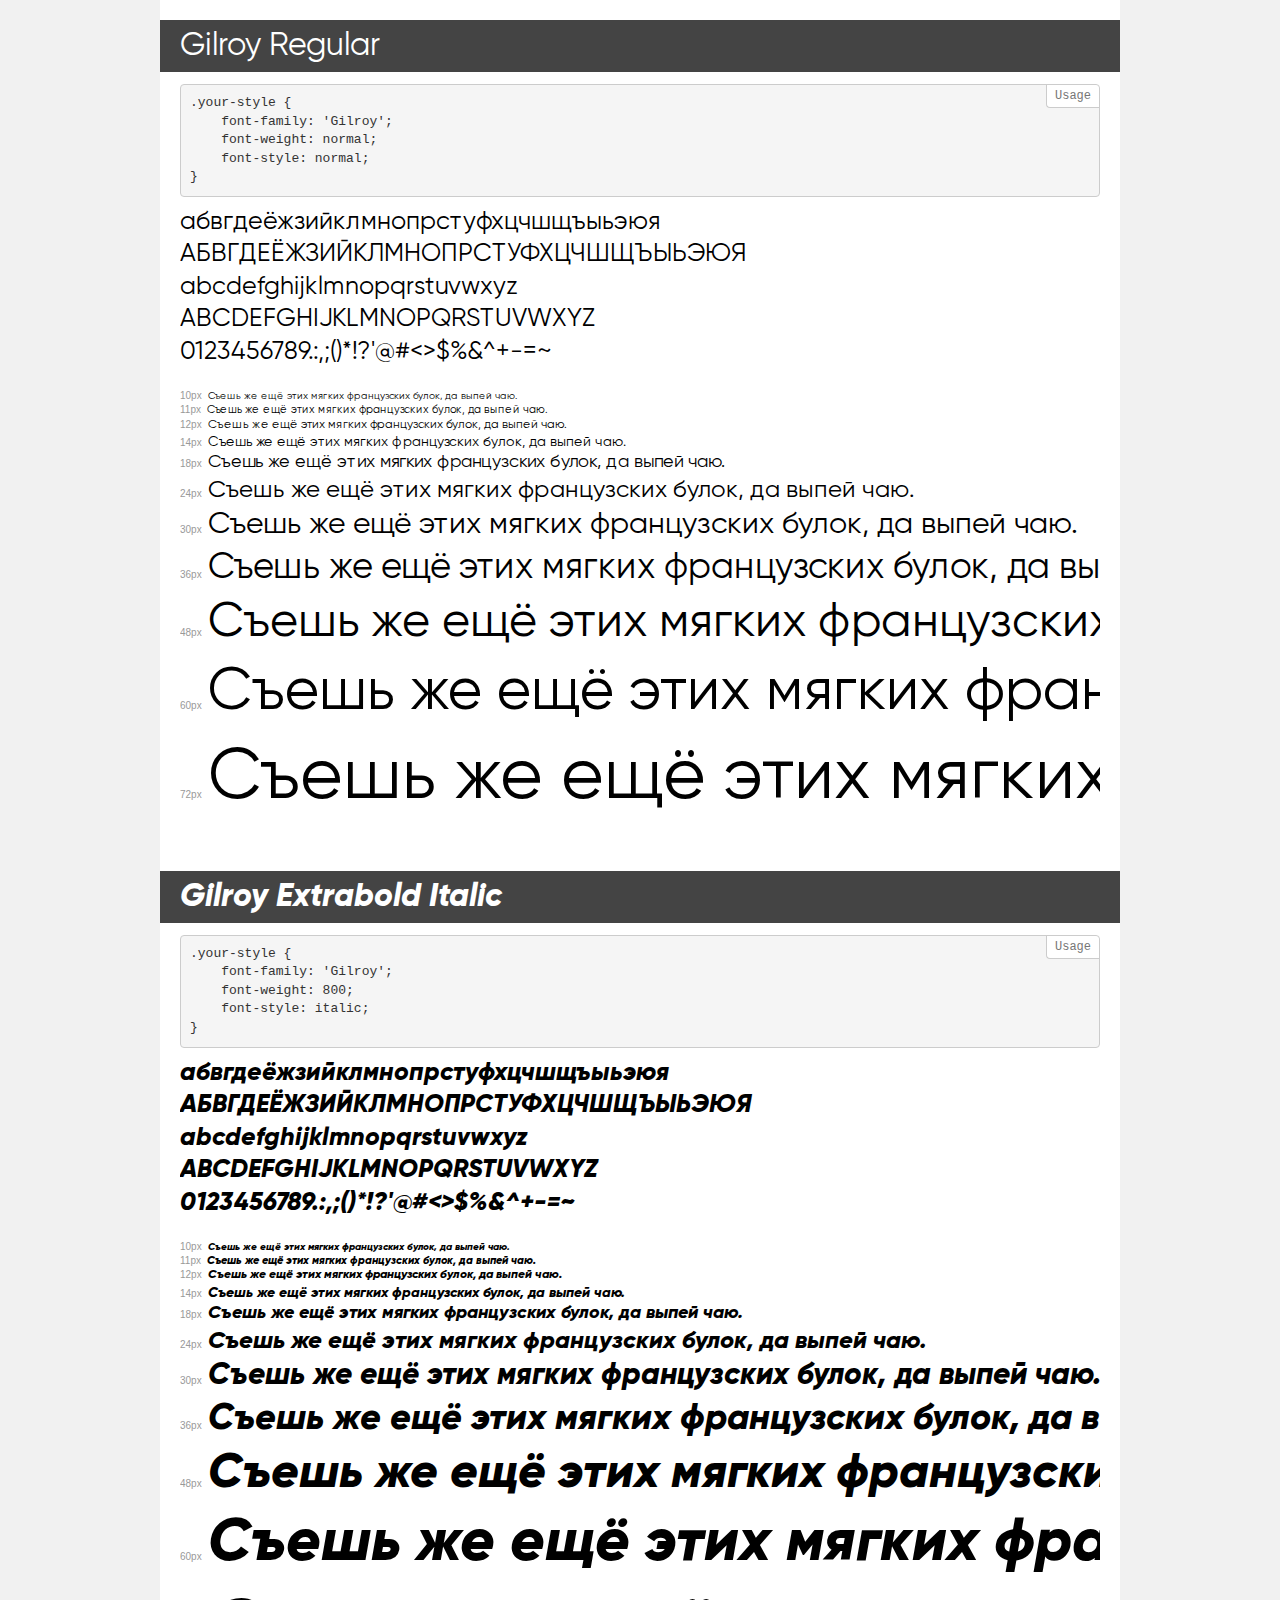
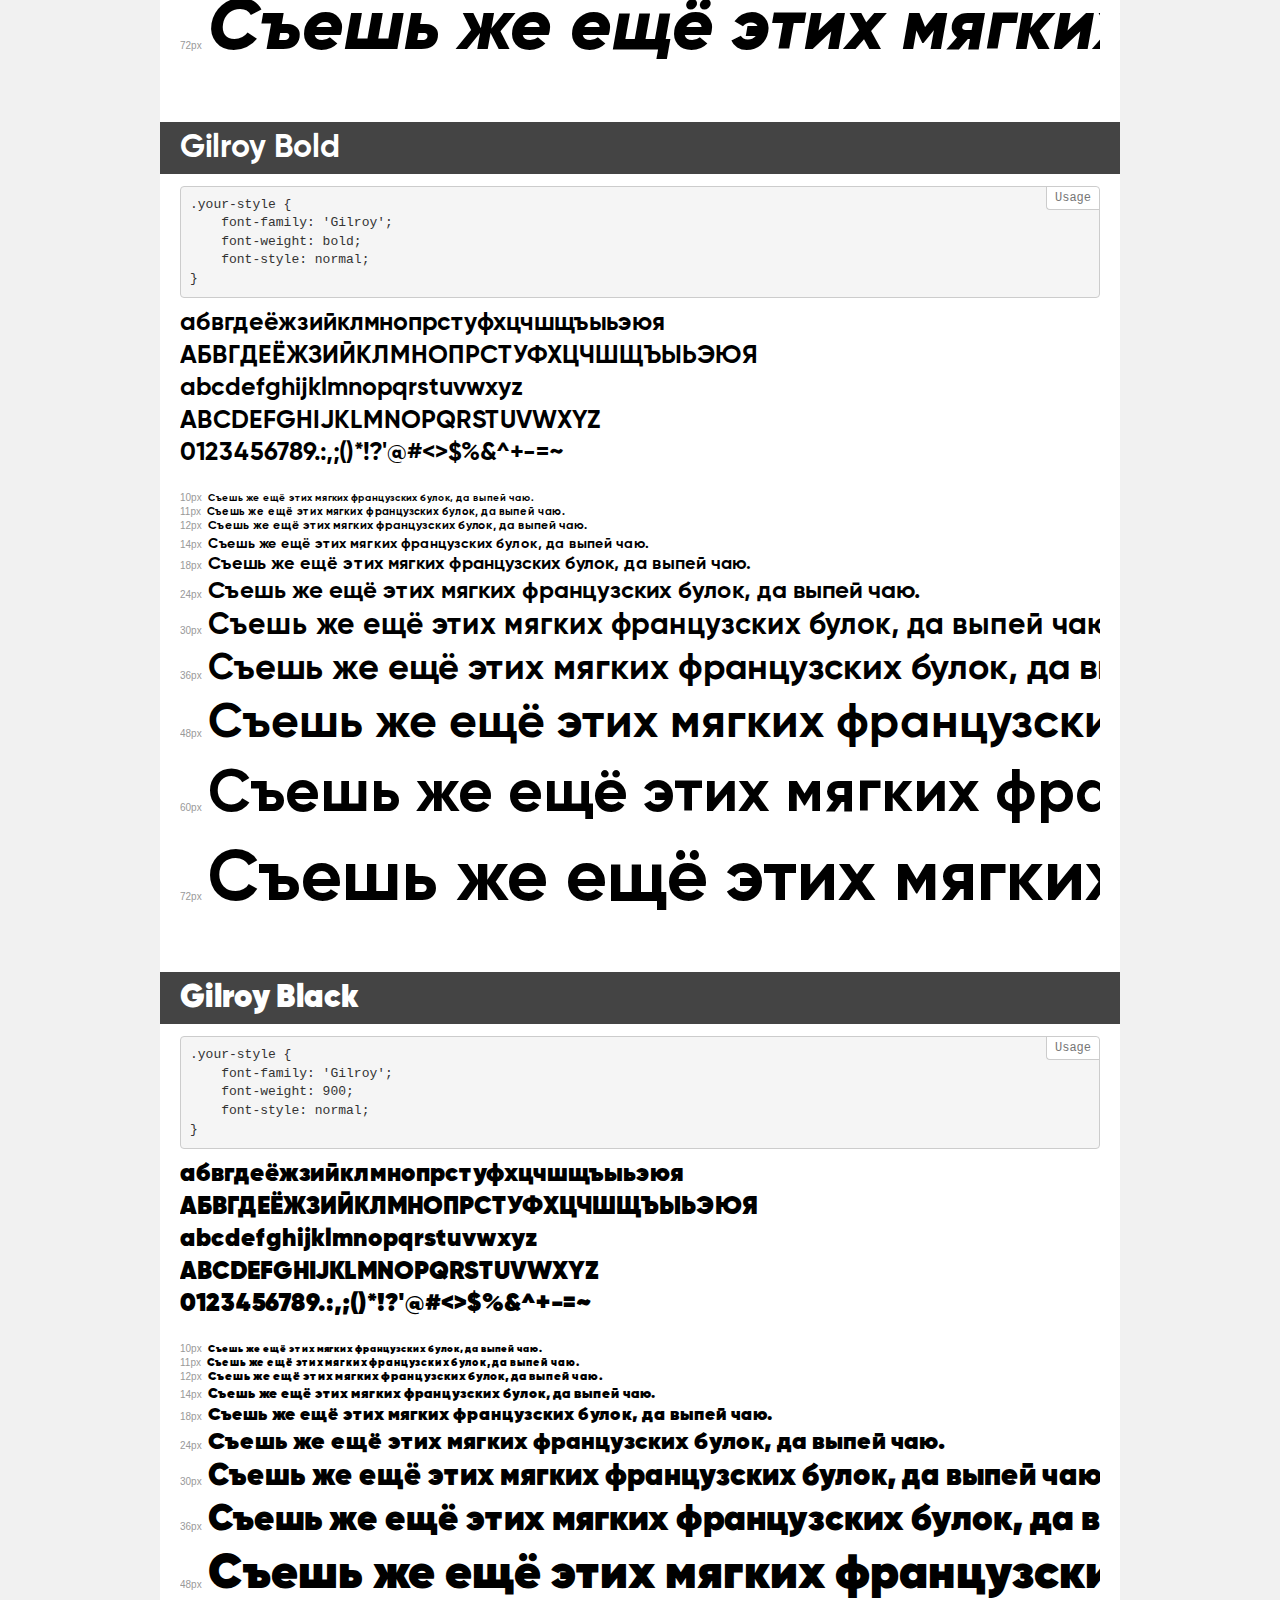
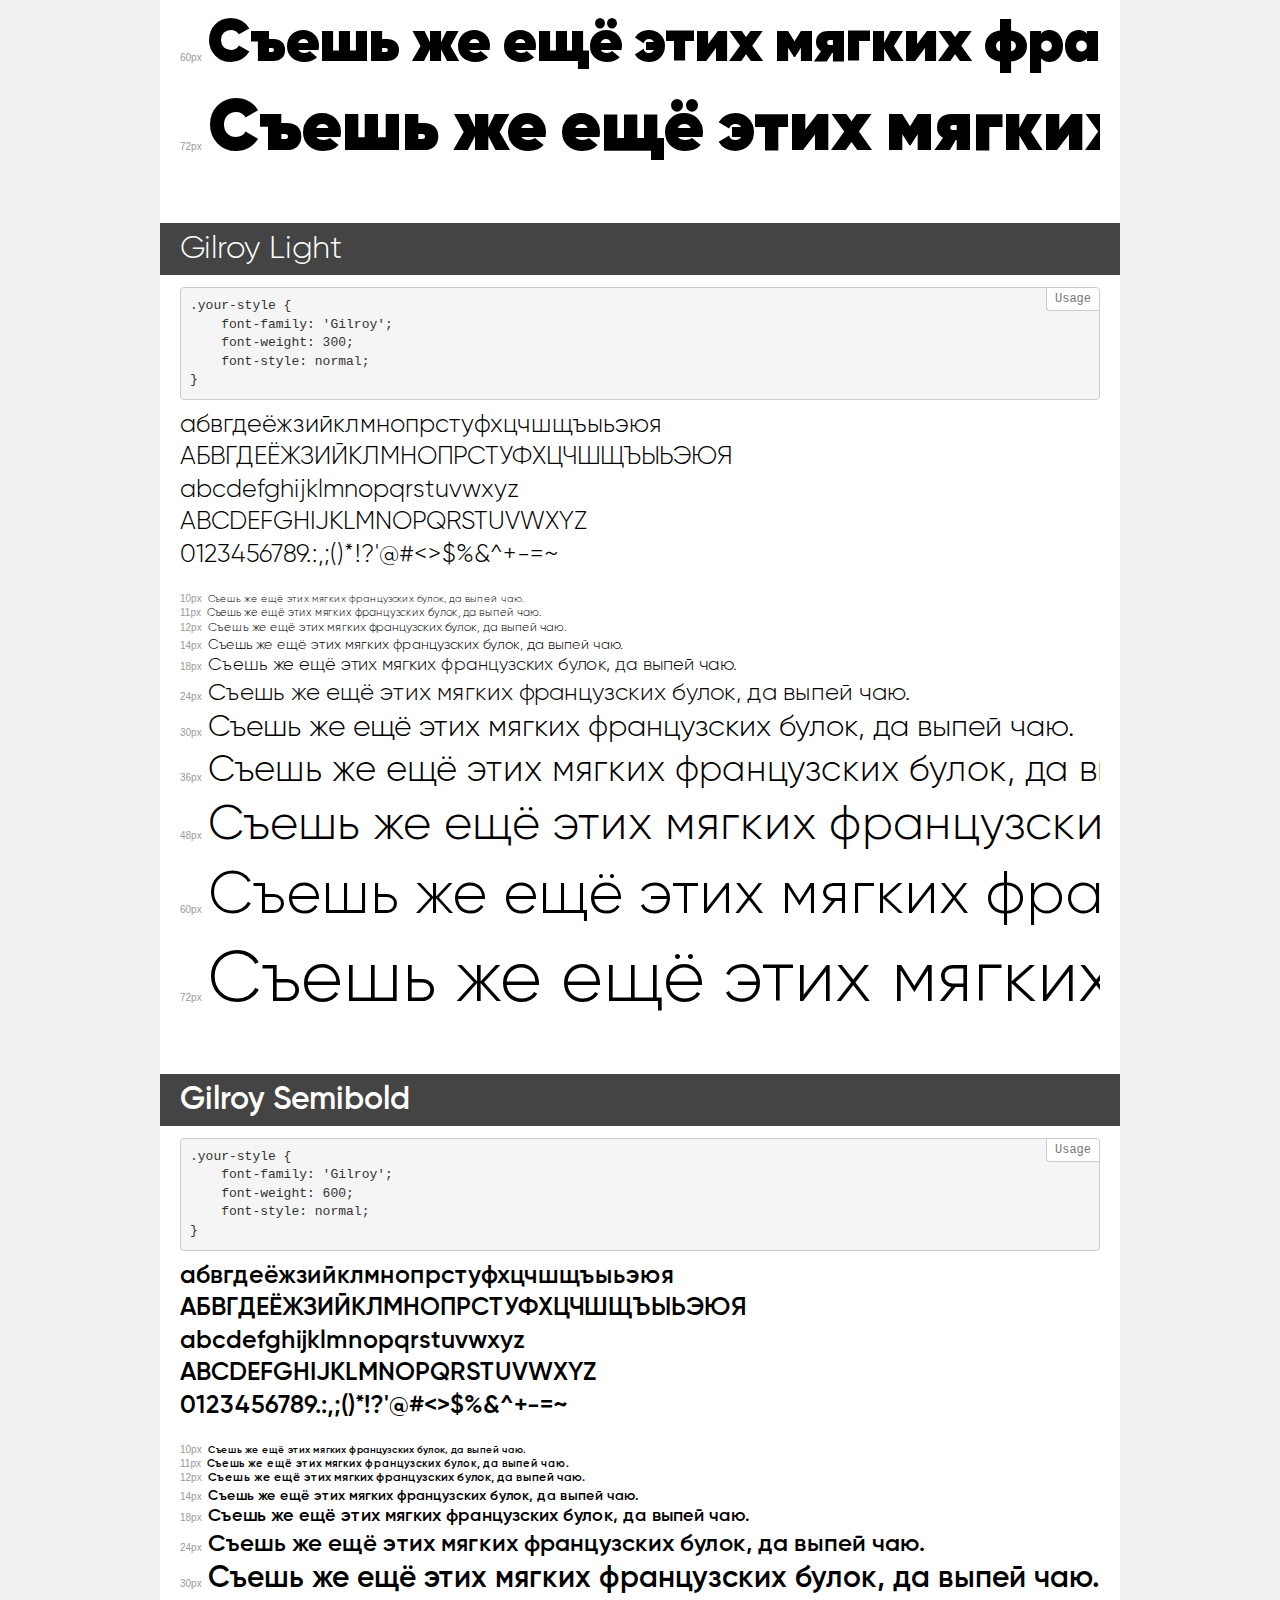
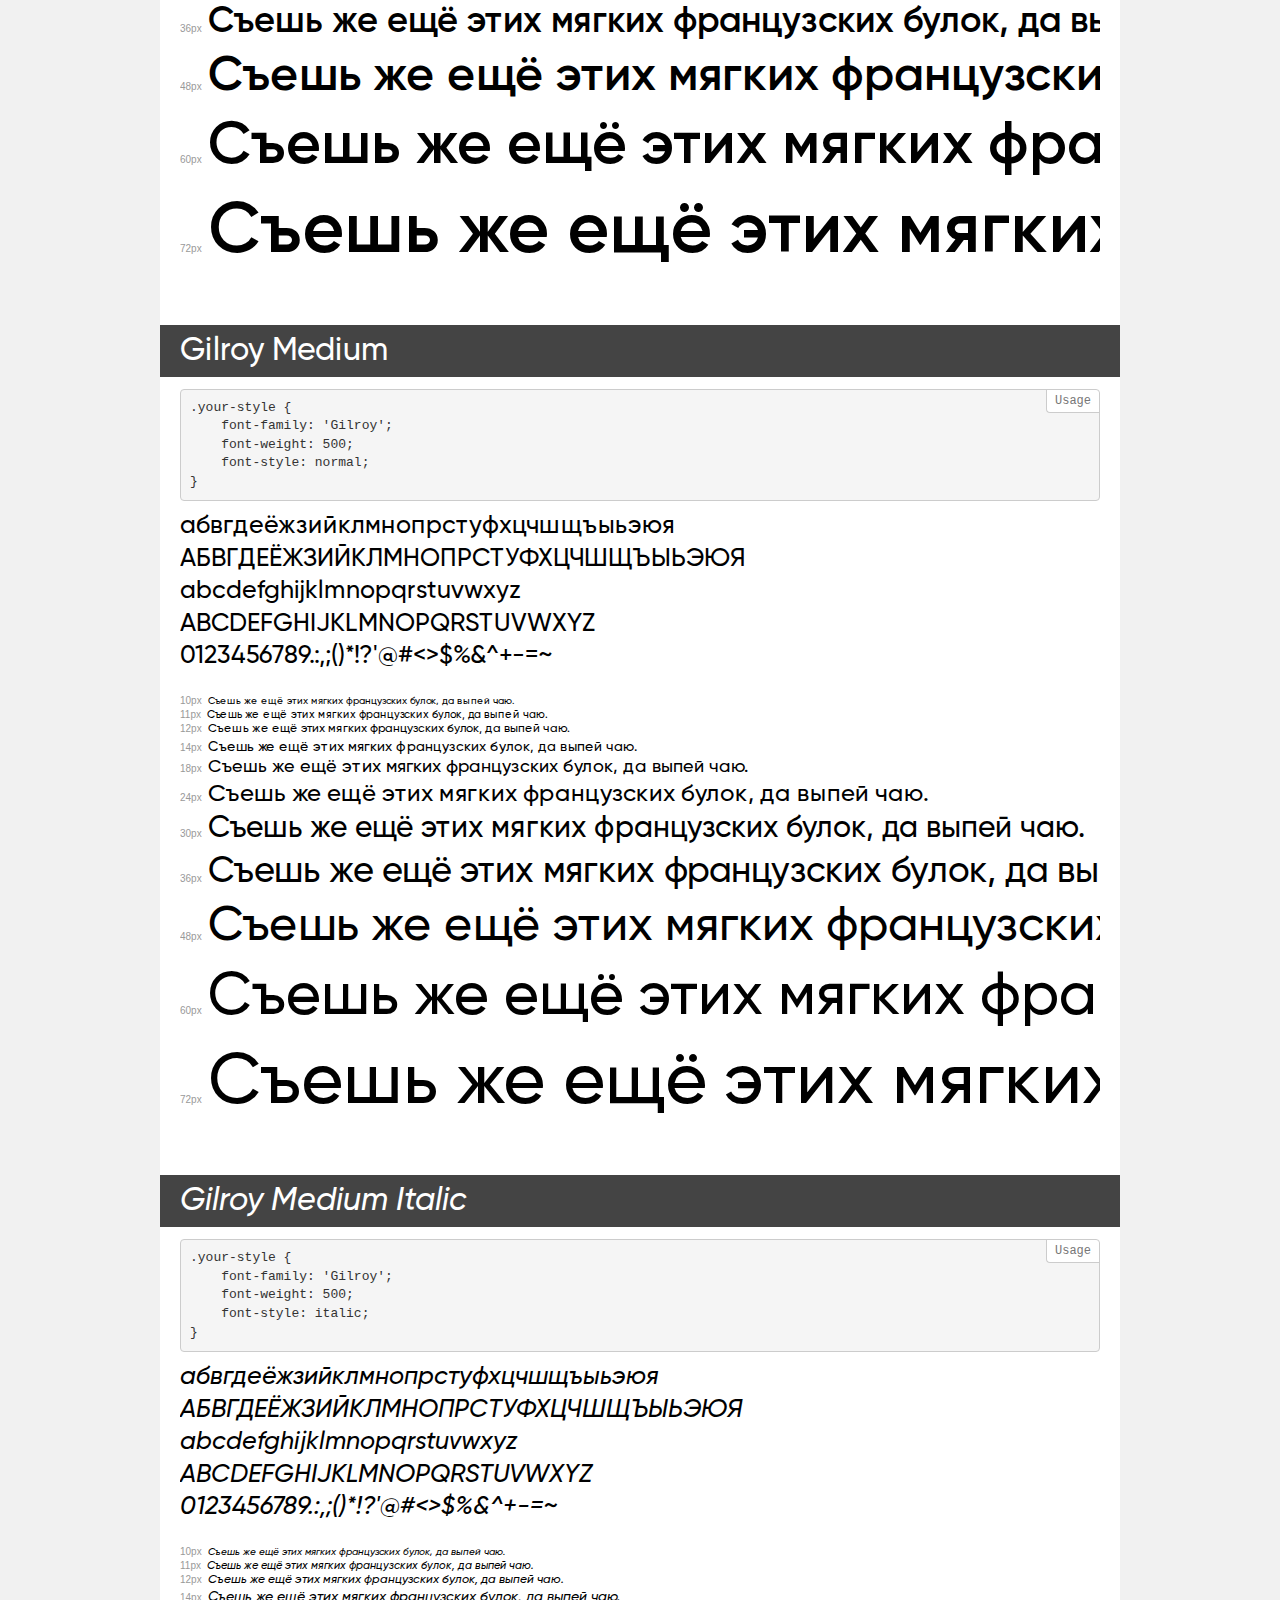
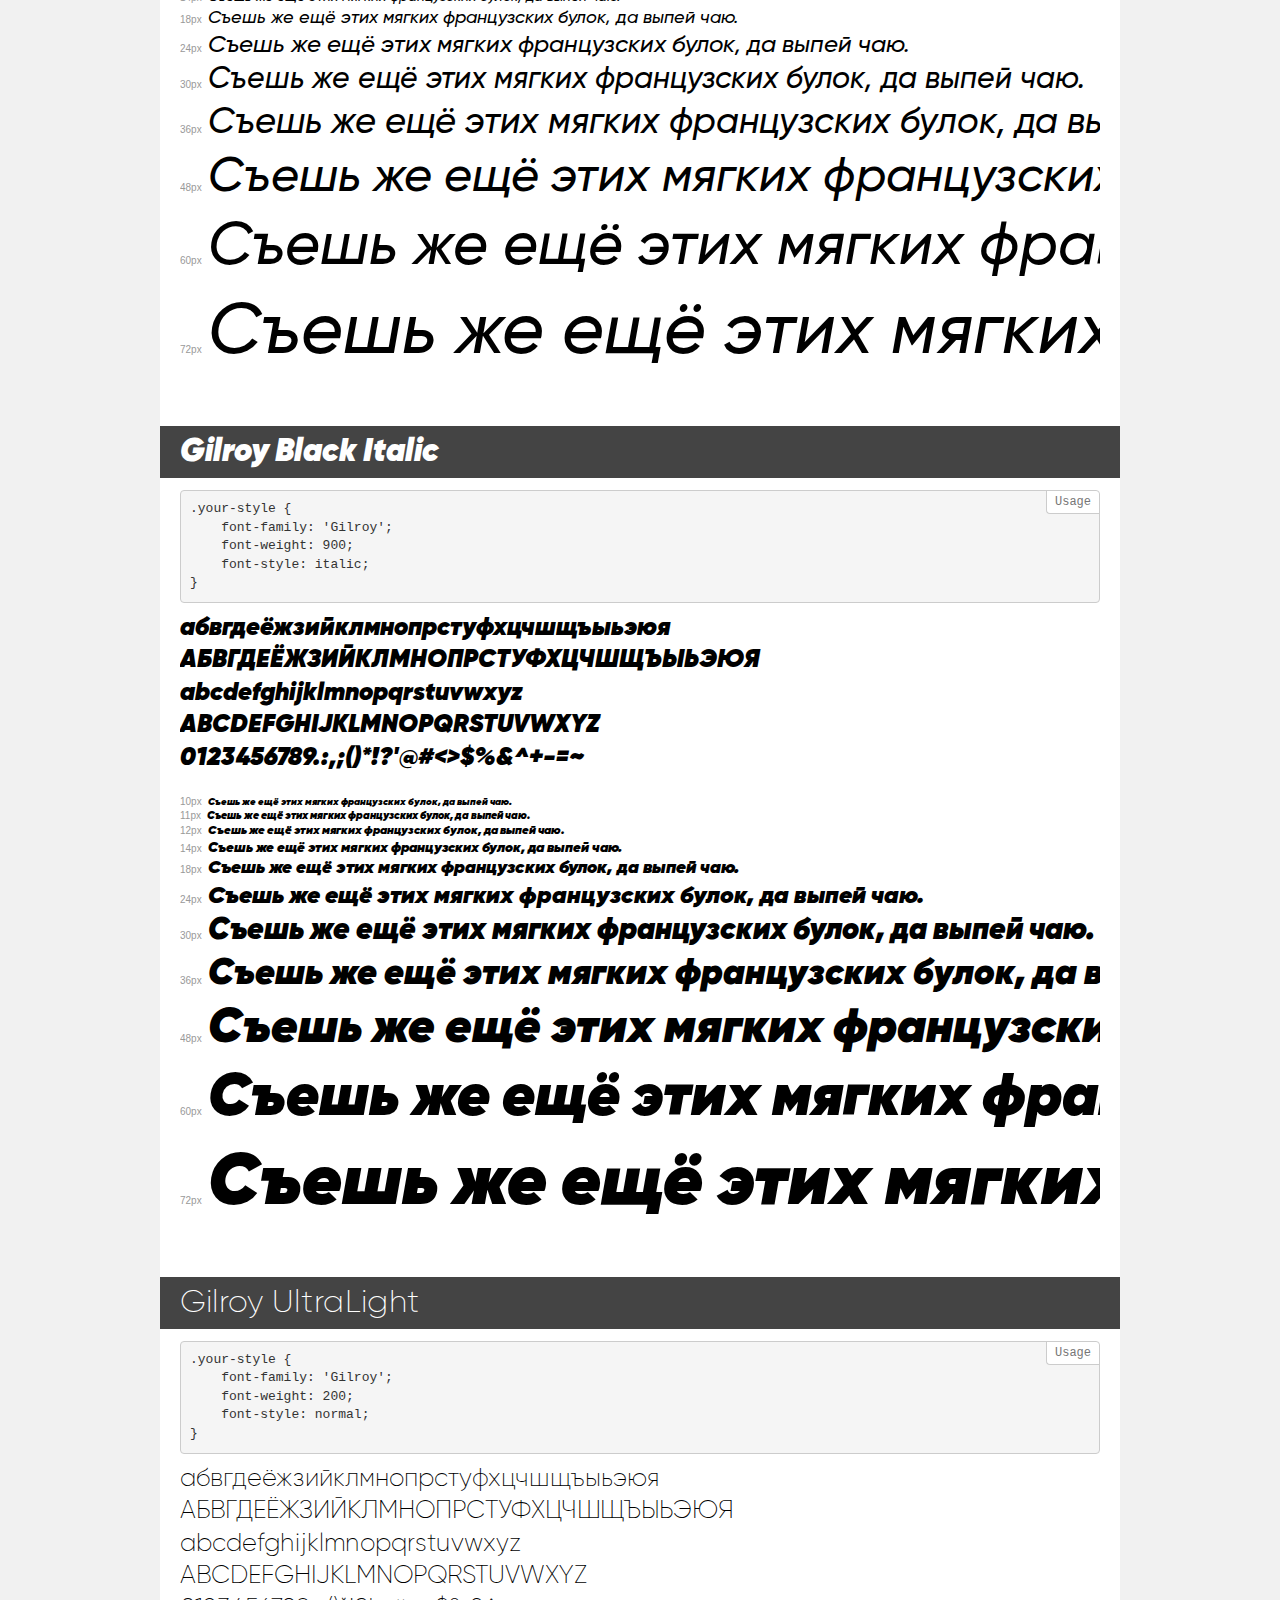
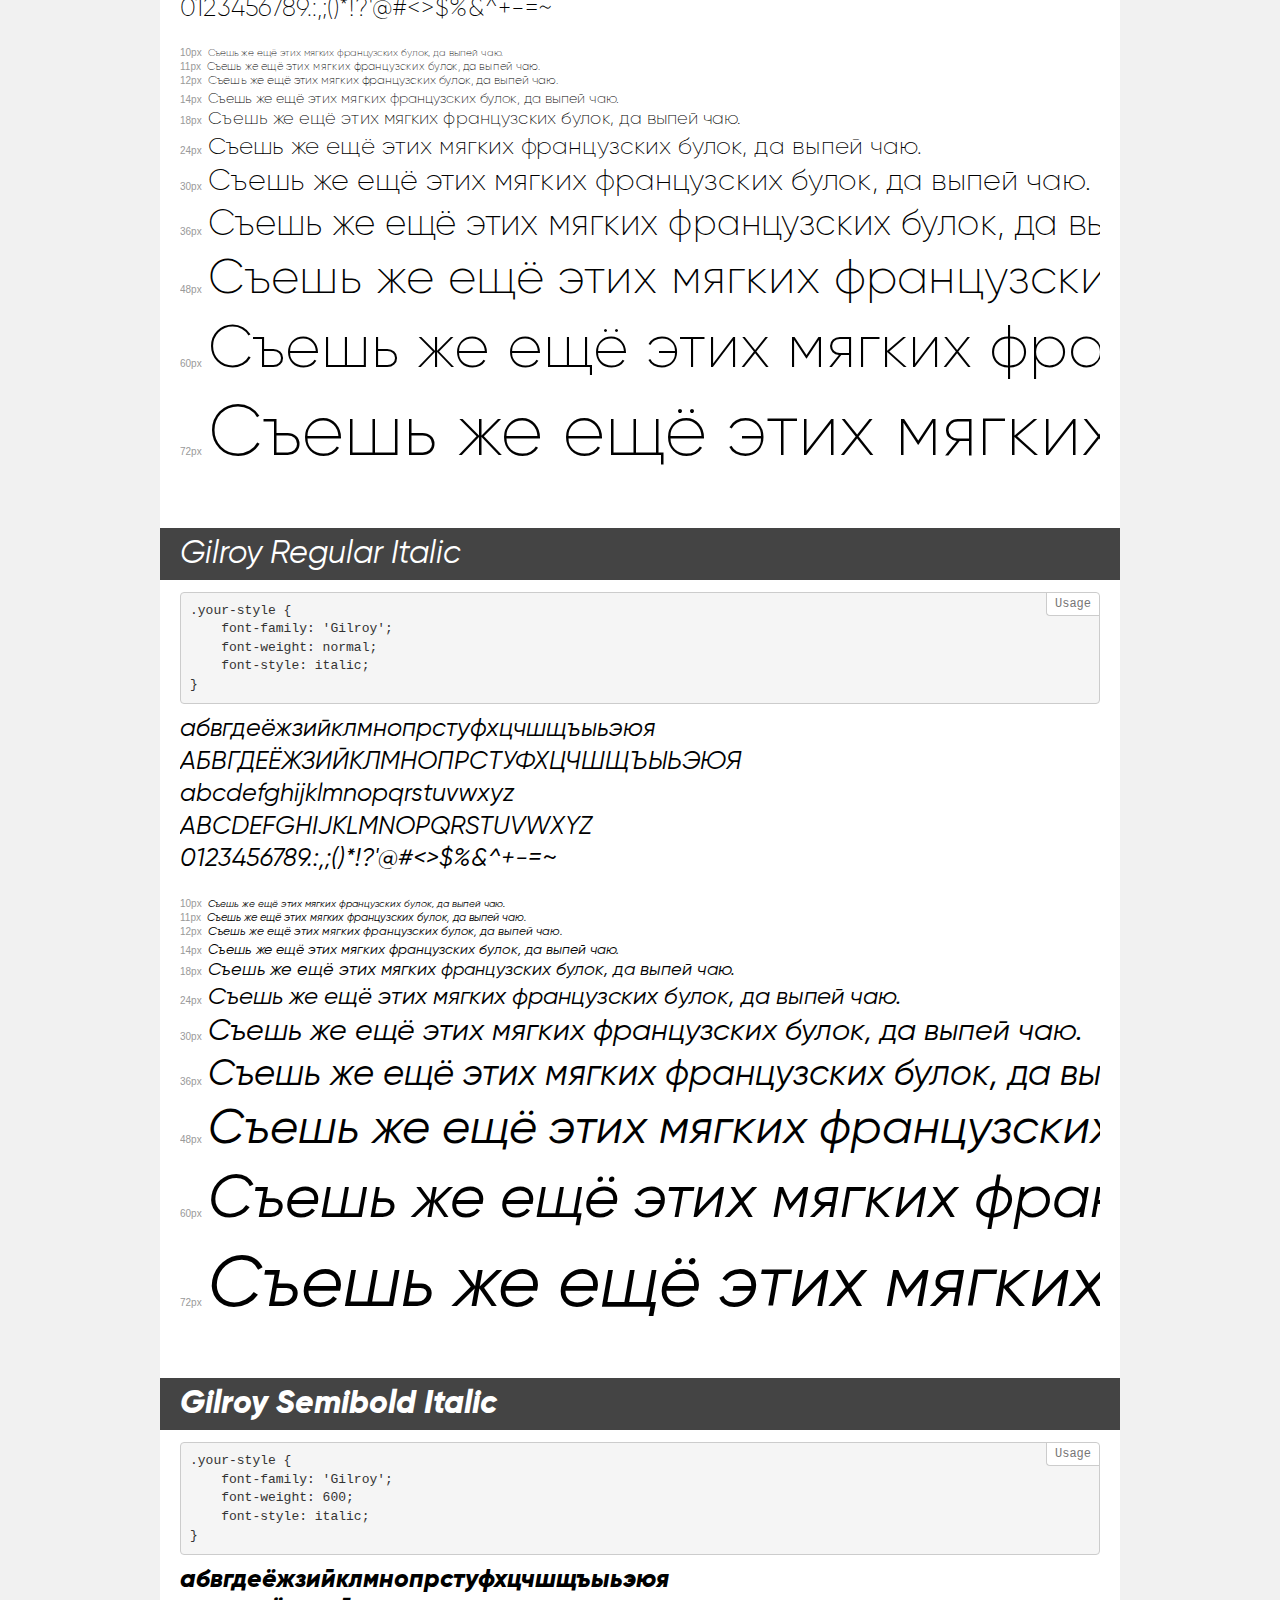
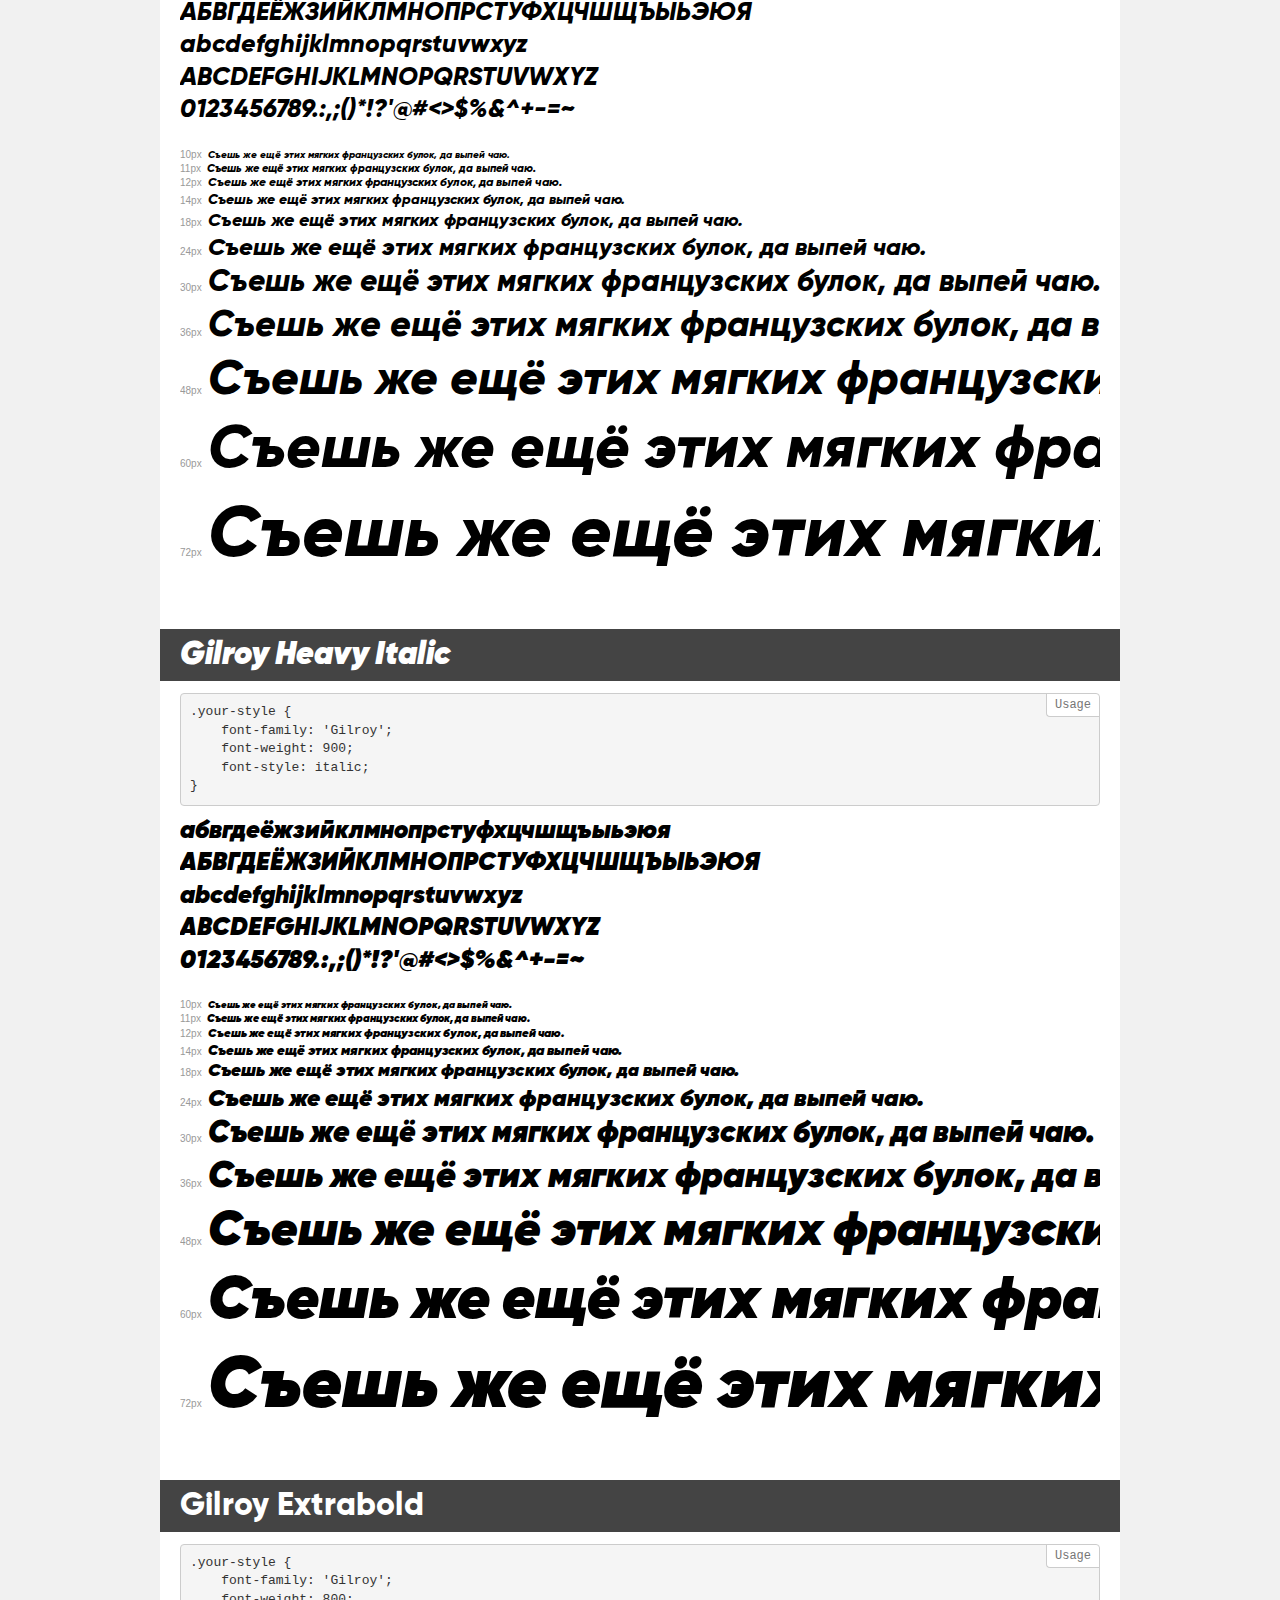
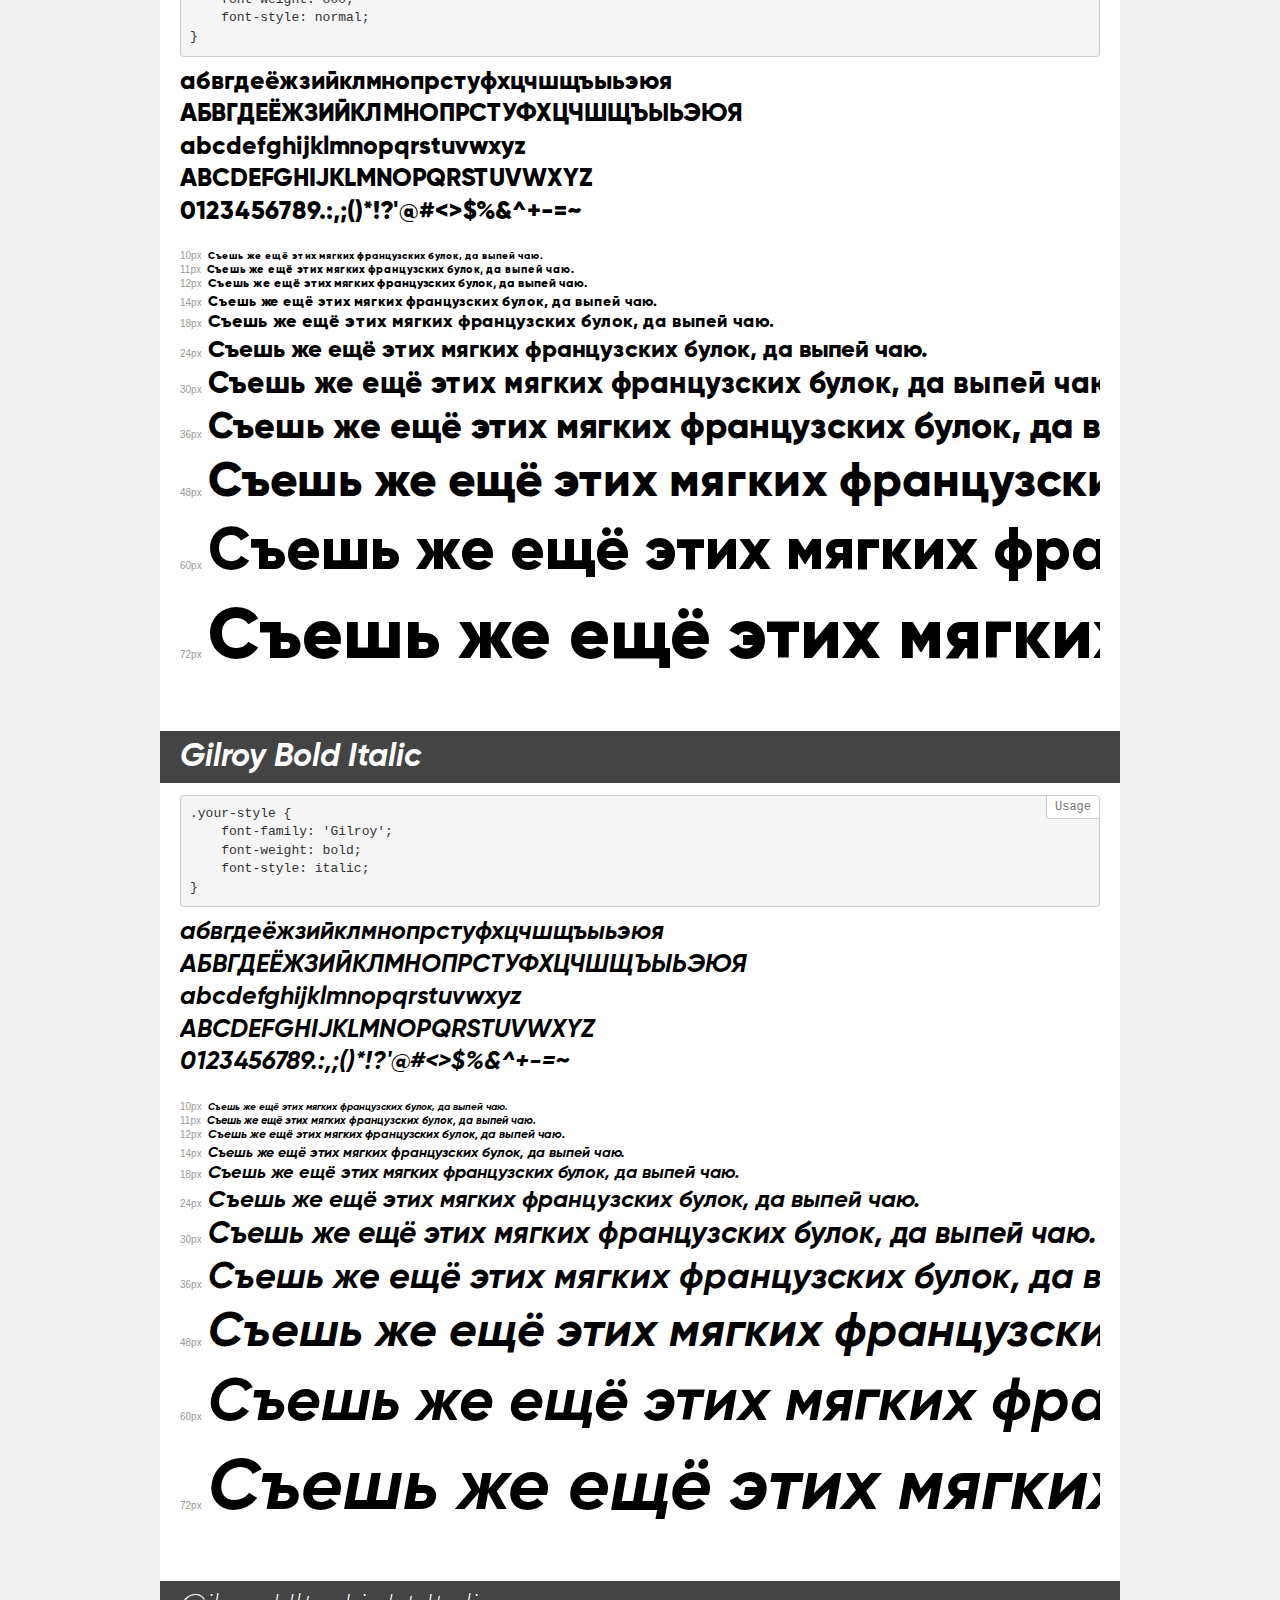
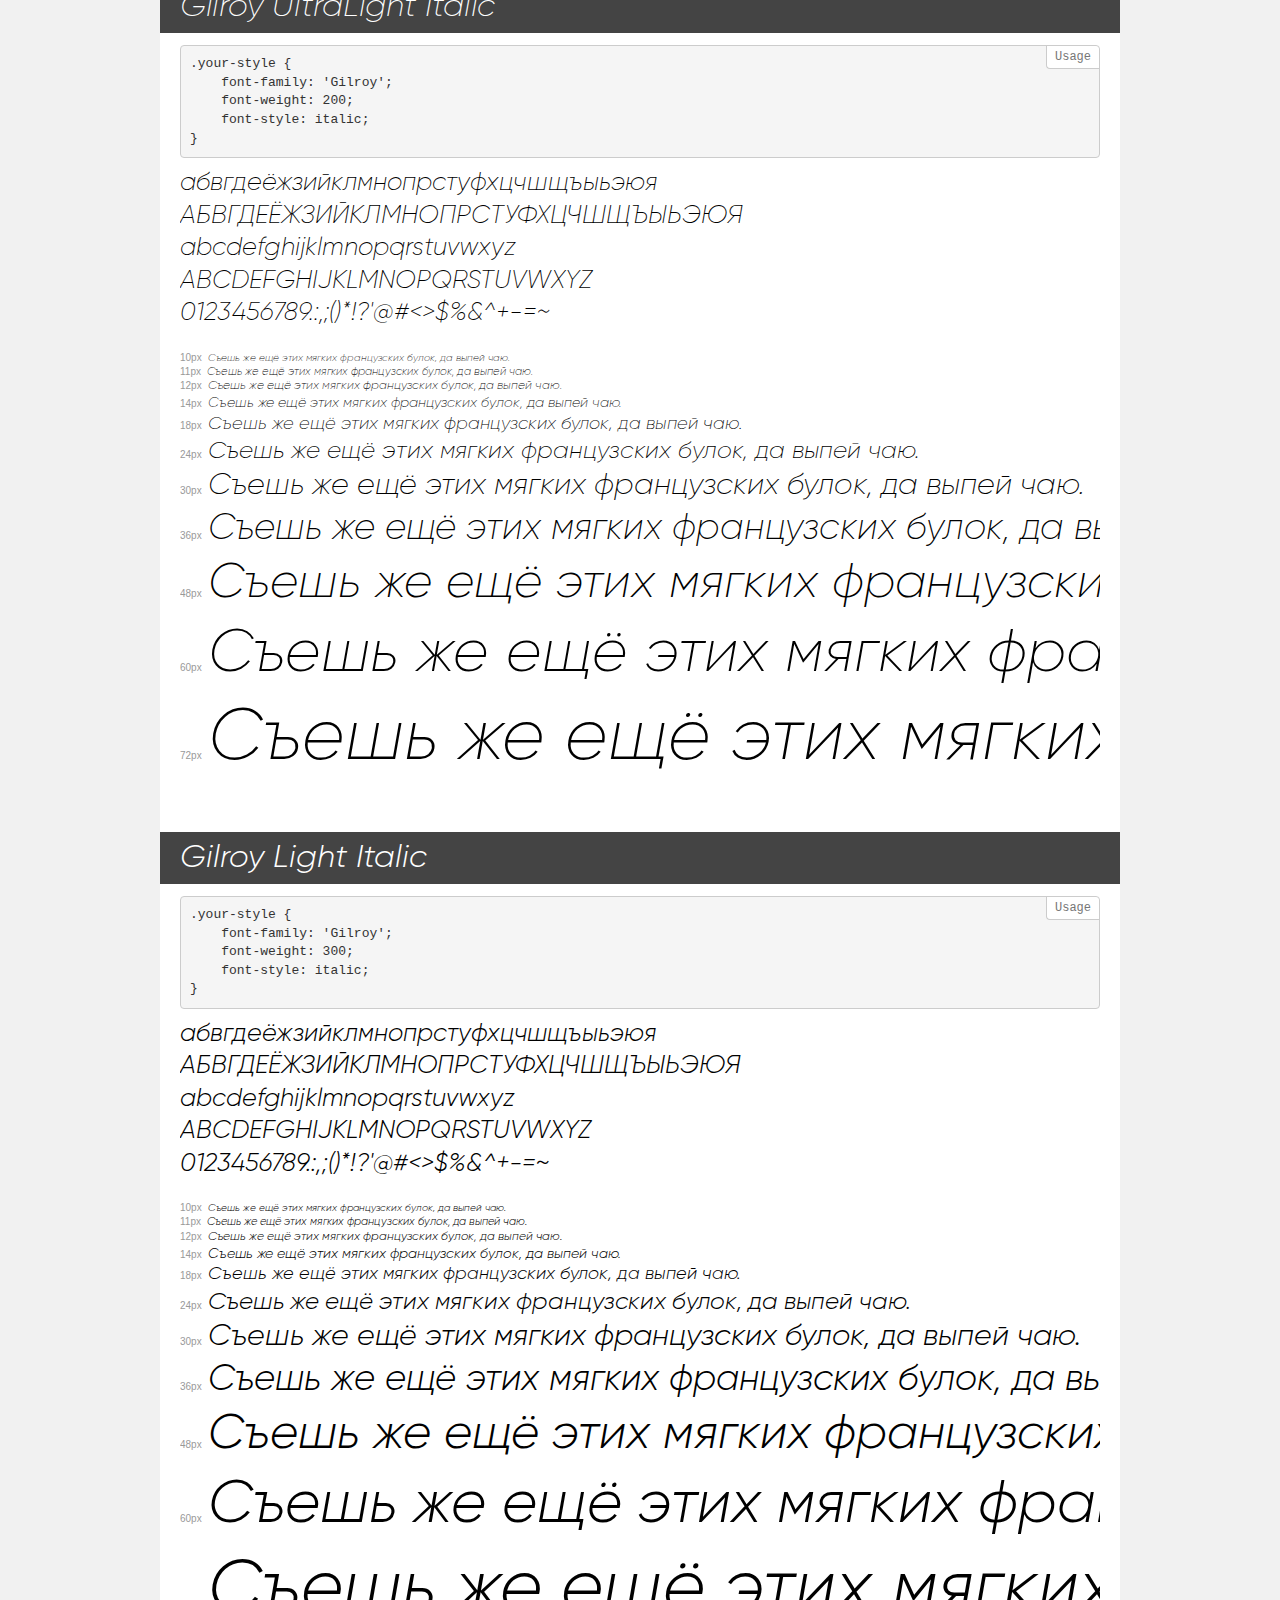
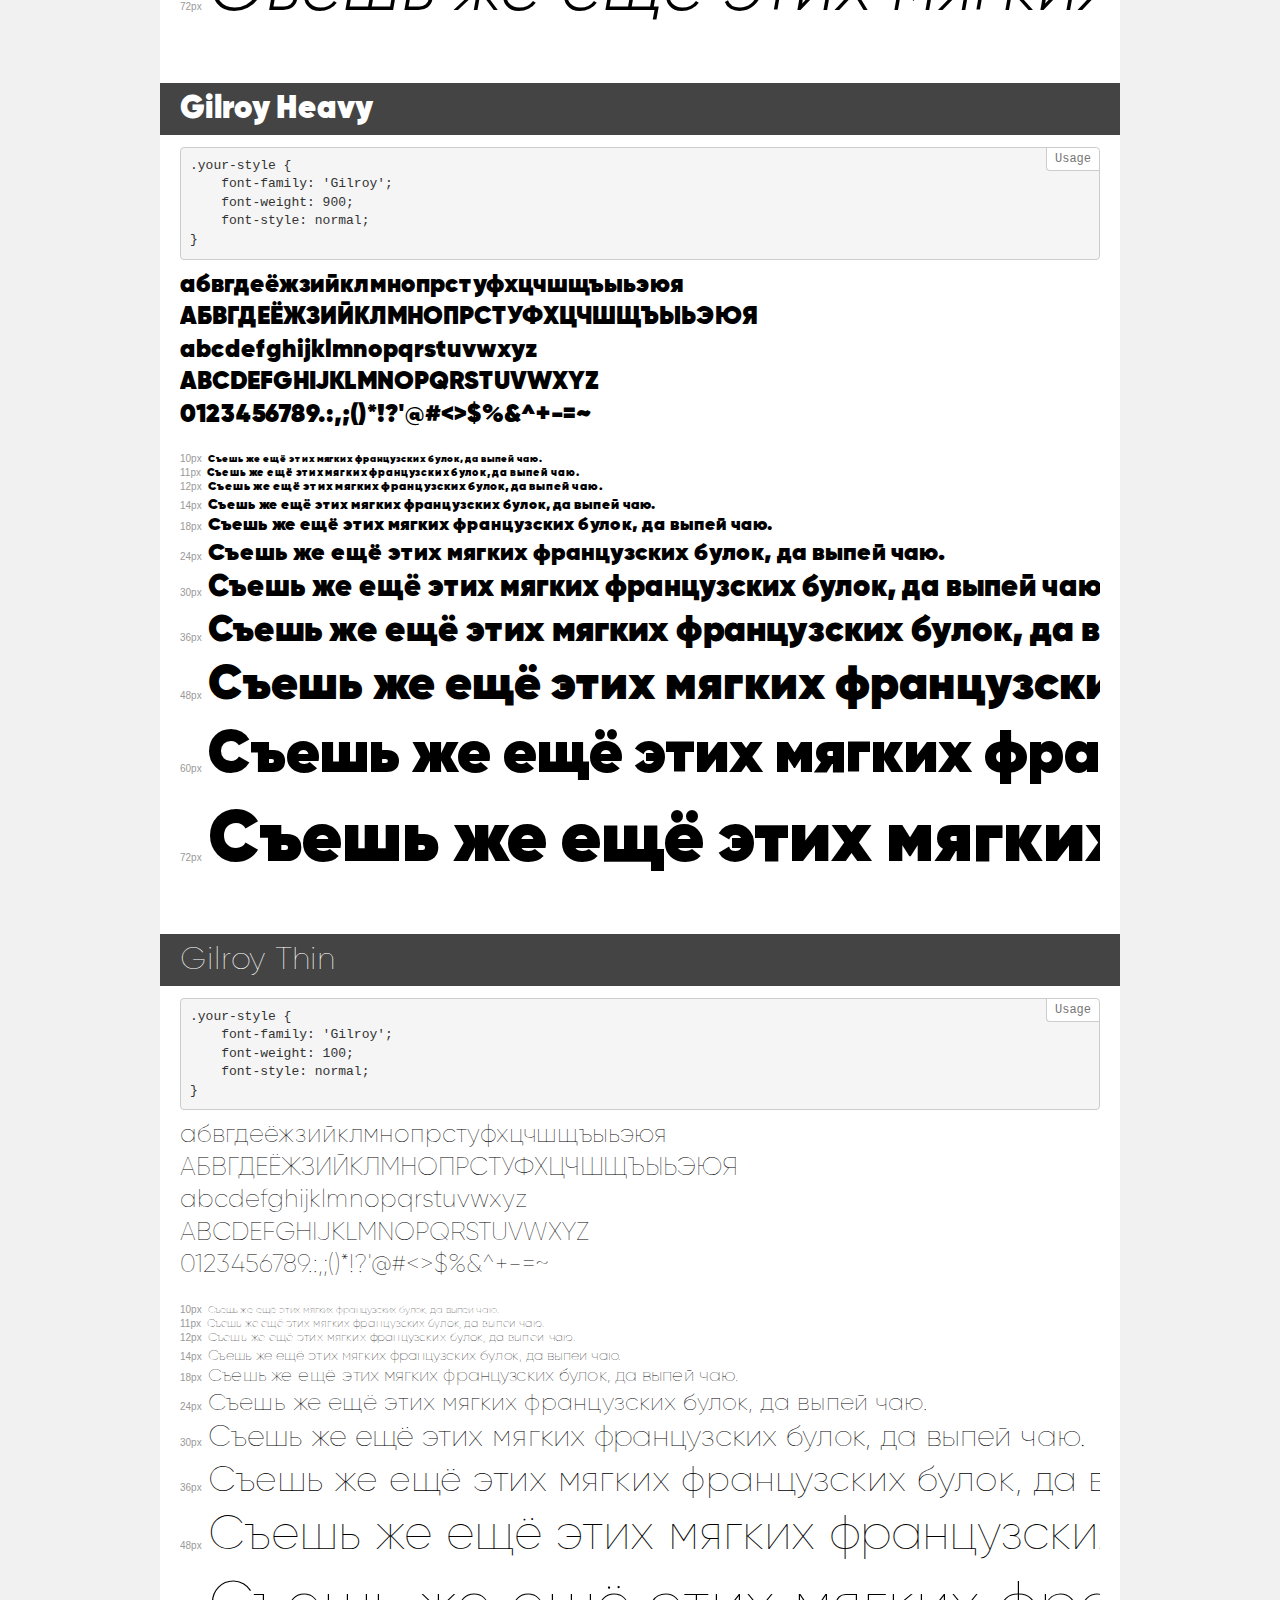
<file: font/demo.html>
<!DOCTYPE html>
<html>
<head>
    <meta charset="utf-8">
    <meta http-equiv="X-UA-Compatible" content="IE=edge">
    <meta name="viewport" content="width=device-width, initial-scale=1">
    <meta name="robots" content="noindex, noarchive">
    <meta name="format-detection" content="telephone=no">
    <title>Transfonter demo</title>
    <link href="gilroy/stylesheet.css" rel="stylesheet">
    <style>
        /*
        http://meyerweb.com/eric/tools/css/reset/
        v2.0 | 20110126
        License: none (public domain)
        */
        html, body, div, span, applet, object, iframe,
        h1, h2, h3, h4, h5, h6, p, blockquote, pre,
        a, abbr, acronym, address, big, cite, code,
        del, dfn, em, img, ins, kbd, q, s, samp,
        small, strike, strong, sub, sup, tt, var,
        b, u, i, center,
        dl, dt, dd, ol, ul, li,
        fieldset, form, label, legend,
        table, caption, tbody, tfoot, thead, tr, th, td,
        article, aside, canvas, details, embed,
        figure, figcaption, footer, header, hgroup,
        menu, nav, output, ruby, section, summary,
        time, mark, audio, video {
            margin: 0;
            padding: 0;
            border: 0;
            font-size: 100%;
            font: inherit;
            vertical-align: baseline;
        }
        /* HTML5 display-role reset for older browsers */
        article, aside, details, figcaption, figure,
        footer, header, hgroup, menu, nav, section {
            display: block;
        }
        body {
            line-height: 1;
        }
        ol, ul {
            list-style: none;
        }
        blockquote, q {
            quotes: none;
        }
        blockquote:before, blockquote:after,
        q:before, q:after {
            content: '';
            content: none;
        }
        table {
            border-collapse: collapse;
            border-spacing: 0;
        }
        /* common styles */
        body {
            background: #f1f1f1;
            color: #000;
        }
        .page {
            background: #fff;
            width: 920px;
            margin: 0 auto;
            padding: 20px 20px 0 20px;
            overflow: hidden;
        }
        .font-container {
            overflow-x: auto;
            overflow-y: hidden;
            margin-bottom: 40px;
            line-height: 1.3;
            white-space: nowrap;
            padding-bottom: 5px;
        }
        h1 {
            position: relative;
            background: #444;
            font-size: 32px;
            color: #fff;
            padding: 10px 20px;
            margin: 0 -20px 12px -20px;
        }
        .letters {
            font-size: 25px;
            margin-bottom: 20px;
        }
        .s10:before {
            content: '10px';
        }
        .s11:before {
            content: '11px';
        }
        .s12:before {
            content: '12px';
        }
        .s14:before {
            content: '14px';
        }
        .s18:before {
            content: '18px';
        }
        .s24:before {
            content: '24px';
        }
        .s30:before {
            content: '30px';
        }
        .s36:before {
            content: '36px';
        }
        .s48:before {
            content: '48px';
        }
        .s60:before {
            content: '60px';
        }
        .s72:before {
            content: '72px';
        }
        .s10:before, .s11:before, .s12:before, .s14:before,
        .s18:before, .s24:before, .s30:before, .s36:before,
        .s48:before, .s60:before, .s72:before {
            font-family: Arial, sans-serif;
            font-size: 10px;
            font-weight: normal;
            font-style: normal;
            color: #999;
            padding-right: 6px;
        }
        pre {
            display: block;
            position: relative;
            padding: 9px;
            margin: 0 0 10px;
            font-family: Monaco, Menlo, Consolas, "Courier New", monospace !important;
            font-size: 13px;
            line-height: 1.428571429;
            color: #333;
            font-weight: normal !important;
            font-style: normal !important;
            background-color: #f5f5f5;
            border: 1px solid #ccc;
            overflow-x: auto;
            border-radius: 4px;
        }
        pre:after {
            display: block;
            position: absolute;
            right: 0;
            top: 0;
            content: 'Usage';
            line-height: 1;
            padding: 5px 8px;
            font-size: 12px;
            color: #767676;
            background-color: #fff;
            border: 1px solid #ccc;
            border-right: none;
            border-top: none;
            border-radius: 0 4px 0 4px;
            z-index: 10;
        }
        /* responsive */
        @media (max-width: 959px) {
            .page {
                width: auto;
                margin: 0;
            }
        }
    </style>
</head>
<body>
<div class="page">
    <div class="demo" style="font-family: 'Gilroy'; font-weight: normal; font-style: normal;">
        <h1>Gilroy Regular</h1>
        <pre>.your-style {
    font-family: 'Gilroy';
    font-weight: normal;
    font-style: normal;
}</pre>
        <div class="font-container">
            <p class="letters">
                абвгдеёжзийклмнопрстуфхцчшщъыьэюя<br>
АБВГДЕЁЖЗИЙКЛМНОПРСТУФХЦЧШЩЪЫЬЭЮЯ<br>
abcdefghijklmnopqrstuvwxyz<br>
ABCDEFGHIJKLMNOPQRSTUVWXYZ<br>
                0123456789.:,;()*!?'@#<>$%&^+-=~
            </p>
            <p class="s10" style="font-size: 10px;">Съешь же ещё этих мягких французских булок, да выпей чаю.</p>
            <p class="s11" style="font-size: 11px;">Съешь же ещё этих мягких французских булок, да выпей чаю.</p>
            <p class="s12" style="font-size: 12px;">Съешь же ещё этих мягких французских булок, да выпей чаю.</p>
            <p class="s14" style="font-size: 14px;">Съешь же ещё этих мягких французских булок, да выпей чаю.</p>
            <p class="s18" style="font-size: 18px;">Съешь же ещё этих мягких французских булок, да выпей чаю.</p>
            <p class="s24" style="font-size: 24px;">Съешь же ещё этих мягких французских булок, да выпей чаю.</p>
            <p class="s30" style="font-size: 30px;">Съешь же ещё этих мягких французских булок, да выпей чаю.</p>
            <p class="s36" style="font-size: 36px;">Съешь же ещё этих мягких французских булок, да выпей чаю.</p>
            <p class="s48" style="font-size: 48px;">Съешь же ещё этих мягких французских булок, да выпей чаю.</p>
            <p class="s60" style="font-size: 60px;">Съешь же ещё этих мягких французских булок, да выпей чаю.</p>
            <p class="s72" style="font-size: 72px;">Съешь же ещё этих мягких французских булок, да выпей чаю.</p>
        </div>
    </div>
    <div class="demo" style="font-family: 'Gilroy'; font-weight: 800; font-style: italic;">
        <h1>Gilroy Extrabold Italic</h1>
        <pre>.your-style {
    font-family: 'Gilroy';
    font-weight: 800;
    font-style: italic;
}</pre>
        <div class="font-container">
            <p class="letters">
                абвгдеёжзийклмнопрстуфхцчшщъыьэюя<br>
АБВГДЕЁЖЗИЙКЛМНОПРСТУФХЦЧШЩЪЫЬЭЮЯ<br>
abcdefghijklmnopqrstuvwxyz<br>
ABCDEFGHIJKLMNOPQRSTUVWXYZ<br>
                0123456789.:,;()*!?'@#<>$%&^+-=~
            </p>
            <p class="s10" style="font-size: 10px;">Съешь же ещё этих мягких французских булок, да выпей чаю.</p>
            <p class="s11" style="font-size: 11px;">Съешь же ещё этих мягких французских булок, да выпей чаю.</p>
            <p class="s12" style="font-size: 12px;">Съешь же ещё этих мягких французских булок, да выпей чаю.</p>
            <p class="s14" style="font-size: 14px;">Съешь же ещё этих мягких французских булок, да выпей чаю.</p>
            <p class="s18" style="font-size: 18px;">Съешь же ещё этих мягких французских булок, да выпей чаю.</p>
            <p class="s24" style="font-size: 24px;">Съешь же ещё этих мягких французских булок, да выпей чаю.</p>
            <p class="s30" style="font-size: 30px;">Съешь же ещё этих мягких французских булок, да выпей чаю.</p>
            <p class="s36" style="font-size: 36px;">Съешь же ещё этих мягких французских булок, да выпей чаю.</p>
            <p class="s48" style="font-size: 48px;">Съешь же ещё этих мягких французских булок, да выпей чаю.</p>
            <p class="s60" style="font-size: 60px;">Съешь же ещё этих мягких французских булок, да выпей чаю.</p>
            <p class="s72" style="font-size: 72px;">Съешь же ещё этих мягких французских булок, да выпей чаю.</p>
        </div>
    </div>
    <div class="demo" style="font-family: 'Gilroy'; font-weight: bold; font-style: normal;">
        <h1>Gilroy Bold</h1>
        <pre>.your-style {
    font-family: 'Gilroy';
    font-weight: bold;
    font-style: normal;
}</pre>
        <div class="font-container">
            <p class="letters">
                абвгдеёжзийклмнопрстуфхцчшщъыьэюя<br>
АБВГДЕЁЖЗИЙКЛМНОПРСТУФХЦЧШЩЪЫЬЭЮЯ<br>
abcdefghijklmnopqrstuvwxyz<br>
ABCDEFGHIJKLMNOPQRSTUVWXYZ<br>
                0123456789.:,;()*!?'@#<>$%&^+-=~
            </p>
            <p class="s10" style="font-size: 10px;">Съешь же ещё этих мягких французских булок, да выпей чаю.</p>
            <p class="s11" style="font-size: 11px;">Съешь же ещё этих мягких французских булок, да выпей чаю.</p>
            <p class="s12" style="font-size: 12px;">Съешь же ещё этих мягких французских булок, да выпей чаю.</p>
            <p class="s14" style="font-size: 14px;">Съешь же ещё этих мягких французских булок, да выпей чаю.</p>
            <p class="s18" style="font-size: 18px;">Съешь же ещё этих мягких французских булок, да выпей чаю.</p>
            <p class="s24" style="font-size: 24px;">Съешь же ещё этих мягких французских булок, да выпей чаю.</p>
            <p class="s30" style="font-size: 30px;">Съешь же ещё этих мягких французских булок, да выпей чаю.</p>
            <p class="s36" style="font-size: 36px;">Съешь же ещё этих мягких французских булок, да выпей чаю.</p>
            <p class="s48" style="font-size: 48px;">Съешь же ещё этих мягких французских булок, да выпей чаю.</p>
            <p class="s60" style="font-size: 60px;">Съешь же ещё этих мягких французских булок, да выпей чаю.</p>
            <p class="s72" style="font-size: 72px;">Съешь же ещё этих мягких французских булок, да выпей чаю.</p>
        </div>
    </div>
    <div class="demo" style="font-family: 'Gilroy'; font-weight: 900; font-style: normal;">
        <h1>Gilroy Black</h1>
        <pre>.your-style {
    font-family: 'Gilroy';
    font-weight: 900;
    font-style: normal;
}</pre>
        <div class="font-container">
            <p class="letters">
                абвгдеёжзийклмнопрстуфхцчшщъыьэюя<br>
АБВГДЕЁЖЗИЙКЛМНОПРСТУФХЦЧШЩЪЫЬЭЮЯ<br>
abcdefghijklmnopqrstuvwxyz<br>
ABCDEFGHIJKLMNOPQRSTUVWXYZ<br>
                0123456789.:,;()*!?'@#<>$%&^+-=~
            </p>
            <p class="s10" style="font-size: 10px;">Съешь же ещё этих мягких французских булок, да выпей чаю.</p>
            <p class="s11" style="font-size: 11px;">Съешь же ещё этих мягких французских булок, да выпей чаю.</p>
            <p class="s12" style="font-size: 12px;">Съешь же ещё этих мягких французских булок, да выпей чаю.</p>
            <p class="s14" style="font-size: 14px;">Съешь же ещё этих мягких французских булок, да выпей чаю.</p>
            <p class="s18" style="font-size: 18px;">Съешь же ещё этих мягких французских булок, да выпей чаю.</p>
            <p class="s24" style="font-size: 24px;">Съешь же ещё этих мягких французских булок, да выпей чаю.</p>
            <p class="s30" style="font-size: 30px;">Съешь же ещё этих мягких французских булок, да выпей чаю.</p>
            <p class="s36" style="font-size: 36px;">Съешь же ещё этих мягких французских булок, да выпей чаю.</p>
            <p class="s48" style="font-size: 48px;">Съешь же ещё этих мягких французских булок, да выпей чаю.</p>
            <p class="s60" style="font-size: 60px;">Съешь же ещё этих мягких французских булок, да выпей чаю.</p>
            <p class="s72" style="font-size: 72px;">Съешь же ещё этих мягких французских булок, да выпей чаю.</p>
        </div>
    </div>
    <div class="demo" style="font-family: 'Gilroy'; font-weight: 300; font-style: normal;">
        <h1>Gilroy Light</h1>
        <pre>.your-style {
    font-family: 'Gilroy';
    font-weight: 300;
    font-style: normal;
}</pre>
        <div class="font-container">
            <p class="letters">
                абвгдеёжзийклмнопрстуфхцчшщъыьэюя<br>
АБВГДЕЁЖЗИЙКЛМНОПРСТУФХЦЧШЩЪЫЬЭЮЯ<br>
abcdefghijklmnopqrstuvwxyz<br>
ABCDEFGHIJKLMNOPQRSTUVWXYZ<br>
                0123456789.:,;()*!?'@#<>$%&^+-=~
            </p>
            <p class="s10" style="font-size: 10px;">Съешь же ещё этих мягких французских булок, да выпей чаю.</p>
            <p class="s11" style="font-size: 11px;">Съешь же ещё этих мягких французских булок, да выпей чаю.</p>
            <p class="s12" style="font-size: 12px;">Съешь же ещё этих мягких французских булок, да выпей чаю.</p>
            <p class="s14" style="font-size: 14px;">Съешь же ещё этих мягких французских булок, да выпей чаю.</p>
            <p class="s18" style="font-size: 18px;">Съешь же ещё этих мягких французских булок, да выпей чаю.</p>
            <p class="s24" style="font-size: 24px;">Съешь же ещё этих мягких французских булок, да выпей чаю.</p>
            <p class="s30" style="font-size: 30px;">Съешь же ещё этих мягких французских булок, да выпей чаю.</p>
            <p class="s36" style="font-size: 36px;">Съешь же ещё этих мягких французских булок, да выпей чаю.</p>
            <p class="s48" style="font-size: 48px;">Съешь же ещё этих мягких французских булок, да выпей чаю.</p>
            <p class="s60" style="font-size: 60px;">Съешь же ещё этих мягких французских булок, да выпей чаю.</p>
            <p class="s72" style="font-size: 72px;">Съешь же ещё этих мягких французских булок, да выпей чаю.</p>
        </div>
    </div>
    <div class="demo" style="font-family: 'Gilroy'; font-weight: 600; font-style: normal;">
        <h1>Gilroy Semibold</h1>
        <pre>.your-style {
    font-family: 'Gilroy';
    font-weight: 600;
    font-style: normal;
}</pre>
        <div class="font-container">
            <p class="letters">
                абвгдеёжзийклмнопрстуфхцчшщъыьэюя<br>
АБВГДЕЁЖЗИЙКЛМНОПРСТУФХЦЧШЩЪЫЬЭЮЯ<br>
abcdefghijklmnopqrstuvwxyz<br>
ABCDEFGHIJKLMNOPQRSTUVWXYZ<br>
                0123456789.:,;()*!?'@#<>$%&^+-=~
            </p>
            <p class="s10" style="font-size: 10px;">Съешь же ещё этих мягких французских булок, да выпей чаю.</p>
            <p class="s11" style="font-size: 11px;">Съешь же ещё этих мягких французских булок, да выпей чаю.</p>
            <p class="s12" style="font-size: 12px;">Съешь же ещё этих мягких французских булок, да выпей чаю.</p>
            <p class="s14" style="font-size: 14px;">Съешь же ещё этих мягких французских булок, да выпей чаю.</p>
            <p class="s18" style="font-size: 18px;">Съешь же ещё этих мягких французских булок, да выпей чаю.</p>
            <p class="s24" style="font-size: 24px;">Съешь же ещё этих мягких французских булок, да выпей чаю.</p>
            <p class="s30" style="font-size: 30px;">Съешь же ещё этих мягких французских булок, да выпей чаю.</p>
            <p class="s36" style="font-size: 36px;">Съешь же ещё этих мягких французских булок, да выпей чаю.</p>
            <p class="s48" style="font-size: 48px;">Съешь же ещё этих мягких французских булок, да выпей чаю.</p>
            <p class="s60" style="font-size: 60px;">Съешь же ещё этих мягких французских булок, да выпей чаю.</p>
            <p class="s72" style="font-size: 72px;">Съешь же ещё этих мягких французских булок, да выпей чаю.</p>
        </div>
    </div>
    <div class="demo" style="font-family: 'Gilroy'; font-weight: 500; font-style: normal;">
        <h1>Gilroy Medium</h1>
        <pre>.your-style {
    font-family: 'Gilroy';
    font-weight: 500;
    font-style: normal;
}</pre>
        <div class="font-container">
            <p class="letters">
                абвгдеёжзийклмнопрстуфхцчшщъыьэюя<br>
АБВГДЕЁЖЗИЙКЛМНОПРСТУФХЦЧШЩЪЫЬЭЮЯ<br>
abcdefghijklmnopqrstuvwxyz<br>
ABCDEFGHIJKLMNOPQRSTUVWXYZ<br>
                0123456789.:,;()*!?'@#<>$%&^+-=~
            </p>
            <p class="s10" style="font-size: 10px;">Съешь же ещё этих мягких французских булок, да выпей чаю.</p>
            <p class="s11" style="font-size: 11px;">Съешь же ещё этих мягких французских булок, да выпей чаю.</p>
            <p class="s12" style="font-size: 12px;">Съешь же ещё этих мягких французских булок, да выпей чаю.</p>
            <p class="s14" style="font-size: 14px;">Съешь же ещё этих мягких французских булок, да выпей чаю.</p>
            <p class="s18" style="font-size: 18px;">Съешь же ещё этих мягких французских булок, да выпей чаю.</p>
            <p class="s24" style="font-size: 24px;">Съешь же ещё этих мягких французских булок, да выпей чаю.</p>
            <p class="s30" style="font-size: 30px;">Съешь же ещё этих мягких французских булок, да выпей чаю.</p>
            <p class="s36" style="font-size: 36px;">Съешь же ещё этих мягких французских булок, да выпей чаю.</p>
            <p class="s48" style="font-size: 48px;">Съешь же ещё этих мягких французских булок, да выпей чаю.</p>
            <p class="s60" style="font-size: 60px;">Съешь же ещё этих мягких французских булок, да выпей чаю.</p>
            <p class="s72" style="font-size: 72px;">Съешь же ещё этих мягких французских булок, да выпей чаю.</p>
        </div>
    </div>
    <div class="demo" style="font-family: 'Gilroy'; font-weight: 500; font-style: italic;">
        <h1>Gilroy Medium Italic</h1>
        <pre>.your-style {
    font-family: 'Gilroy';
    font-weight: 500;
    font-style: italic;
}</pre>
        <div class="font-container">
            <p class="letters">
                абвгдеёжзийклмнопрстуфхцчшщъыьэюя<br>
АБВГДЕЁЖЗИЙКЛМНОПРСТУФХЦЧШЩЪЫЬЭЮЯ<br>
abcdefghijklmnopqrstuvwxyz<br>
ABCDEFGHIJKLMNOPQRSTUVWXYZ<br>
                0123456789.:,;()*!?'@#<>$%&^+-=~
            </p>
            <p class="s10" style="font-size: 10px;">Съешь же ещё этих мягких французских булок, да выпей чаю.</p>
            <p class="s11" style="font-size: 11px;">Съешь же ещё этих мягких французских булок, да выпей чаю.</p>
            <p class="s12" style="font-size: 12px;">Съешь же ещё этих мягких французских булок, да выпей чаю.</p>
            <p class="s14" style="font-size: 14px;">Съешь же ещё этих мягких французских булок, да выпей чаю.</p>
            <p class="s18" style="font-size: 18px;">Съешь же ещё этих мягких французских булок, да выпей чаю.</p>
            <p class="s24" style="font-size: 24px;">Съешь же ещё этих мягких французских булок, да выпей чаю.</p>
            <p class="s30" style="font-size: 30px;">Съешь же ещё этих мягких французских булок, да выпей чаю.</p>
            <p class="s36" style="font-size: 36px;">Съешь же ещё этих мягких французских булок, да выпей чаю.</p>
            <p class="s48" style="font-size: 48px;">Съешь же ещё этих мягких французских булок, да выпей чаю.</p>
            <p class="s60" style="font-size: 60px;">Съешь же ещё этих мягких французских булок, да выпей чаю.</p>
            <p class="s72" style="font-size: 72px;">Съешь же ещё этих мягких французских булок, да выпей чаю.</p>
        </div>
    </div>
    <div class="demo" style="font-family: 'Gilroy'; font-weight: 900; font-style: italic;">
        <h1>Gilroy Black Italic</h1>
        <pre>.your-style {
    font-family: 'Gilroy';
    font-weight: 900;
    font-style: italic;
}</pre>
        <div class="font-container">
            <p class="letters">
                абвгдеёжзийклмнопрстуфхцчшщъыьэюя<br>
АБВГДЕЁЖЗИЙКЛМНОПРСТУФХЦЧШЩЪЫЬЭЮЯ<br>
abcdefghijklmnopqrstuvwxyz<br>
ABCDEFGHIJKLMNOPQRSTUVWXYZ<br>
                0123456789.:,;()*!?'@#<>$%&^+-=~
            </p>
            <p class="s10" style="font-size: 10px;">Съешь же ещё этих мягких французских булок, да выпей чаю.</p>
            <p class="s11" style="font-size: 11px;">Съешь же ещё этих мягких французских булок, да выпей чаю.</p>
            <p class="s12" style="font-size: 12px;">Съешь же ещё этих мягких французских булок, да выпей чаю.</p>
            <p class="s14" style="font-size: 14px;">Съешь же ещё этих мягких французских булок, да выпей чаю.</p>
            <p class="s18" style="font-size: 18px;">Съешь же ещё этих мягких французских булок, да выпей чаю.</p>
            <p class="s24" style="font-size: 24px;">Съешь же ещё этих мягких французских булок, да выпей чаю.</p>
            <p class="s30" style="font-size: 30px;">Съешь же ещё этих мягких французских булок, да выпей чаю.</p>
            <p class="s36" style="font-size: 36px;">Съешь же ещё этих мягких французских булок, да выпей чаю.</p>
            <p class="s48" style="font-size: 48px;">Съешь же ещё этих мягких французских булок, да выпей чаю.</p>
            <p class="s60" style="font-size: 60px;">Съешь же ещё этих мягких французских булок, да выпей чаю.</p>
            <p class="s72" style="font-size: 72px;">Съешь же ещё этих мягких французских булок, да выпей чаю.</p>
        </div>
    </div>
    <div class="demo" style="font-family: 'Gilroy'; font-weight: 200; font-style: normal;">
        <h1>Gilroy UltraLight</h1>
        <pre>.your-style {
    font-family: 'Gilroy';
    font-weight: 200;
    font-style: normal;
}</pre>
        <div class="font-container">
            <p class="letters">
                абвгдеёжзийклмнопрстуфхцчшщъыьэюя<br>
АБВГДЕЁЖЗИЙКЛМНОПРСТУФХЦЧШЩЪЫЬЭЮЯ<br>
abcdefghijklmnopqrstuvwxyz<br>
ABCDEFGHIJKLMNOPQRSTUVWXYZ<br>
                0123456789.:,;()*!?'@#<>$%&^+-=~
            </p>
            <p class="s10" style="font-size: 10px;">Съешь же ещё этих мягких французских булок, да выпей чаю.</p>
            <p class="s11" style="font-size: 11px;">Съешь же ещё этих мягких французских булок, да выпей чаю.</p>
            <p class="s12" style="font-size: 12px;">Съешь же ещё этих мягких французских булок, да выпей чаю.</p>
            <p class="s14" style="font-size: 14px;">Съешь же ещё этих мягких французских булок, да выпей чаю.</p>
            <p class="s18" style="font-size: 18px;">Съешь же ещё этих мягких французских булок, да выпей чаю.</p>
            <p class="s24" style="font-size: 24px;">Съешь же ещё этих мягких французских булок, да выпей чаю.</p>
            <p class="s30" style="font-size: 30px;">Съешь же ещё этих мягких французских булок, да выпей чаю.</p>
            <p class="s36" style="font-size: 36px;">Съешь же ещё этих мягких французских булок, да выпей чаю.</p>
            <p class="s48" style="font-size: 48px;">Съешь же ещё этих мягких французских булок, да выпей чаю.</p>
            <p class="s60" style="font-size: 60px;">Съешь же ещё этих мягких французских булок, да выпей чаю.</p>
            <p class="s72" style="font-size: 72px;">Съешь же ещё этих мягких французских булок, да выпей чаю.</p>
        </div>
    </div>
    <div class="demo" style="font-family: 'Gilroy'; font-weight: normal; font-style: italic;">
        <h1>Gilroy Regular Italic</h1>
        <pre>.your-style {
    font-family: 'Gilroy';
    font-weight: normal;
    font-style: italic;
}</pre>
        <div class="font-container">
            <p class="letters">
                абвгдеёжзийклмнопрстуфхцчшщъыьэюя<br>
АБВГДЕЁЖЗИЙКЛМНОПРСТУФХЦЧШЩЪЫЬЭЮЯ<br>
abcdefghijklmnopqrstuvwxyz<br>
ABCDEFGHIJKLMNOPQRSTUVWXYZ<br>
                0123456789.:,;()*!?'@#<>$%&^+-=~
            </p>
            <p class="s10" style="font-size: 10px;">Съешь же ещё этих мягких французских булок, да выпей чаю.</p>
            <p class="s11" style="font-size: 11px;">Съешь же ещё этих мягких французских булок, да выпей чаю.</p>
            <p class="s12" style="font-size: 12px;">Съешь же ещё этих мягких французских булок, да выпей чаю.</p>
            <p class="s14" style="font-size: 14px;">Съешь же ещё этих мягких французских булок, да выпей чаю.</p>
            <p class="s18" style="font-size: 18px;">Съешь же ещё этих мягких французских булок, да выпей чаю.</p>
            <p class="s24" style="font-size: 24px;">Съешь же ещё этих мягких французских булок, да выпей чаю.</p>
            <p class="s30" style="font-size: 30px;">Съешь же ещё этих мягких французских булок, да выпей чаю.</p>
            <p class="s36" style="font-size: 36px;">Съешь же ещё этих мягких французских булок, да выпей чаю.</p>
            <p class="s48" style="font-size: 48px;">Съешь же ещё этих мягких французских булок, да выпей чаю.</p>
            <p class="s60" style="font-size: 60px;">Съешь же ещё этих мягких французских булок, да выпей чаю.</p>
            <p class="s72" style="font-size: 72px;">Съешь же ещё этих мягких французских булок, да выпей чаю.</p>
        </div>
    </div>
    <div class="demo" style="font-family: 'Gilroy'; font-weight: 600; font-style: italic;">
        <h1>Gilroy Semibold Italic</h1>
        <pre>.your-style {
    font-family: 'Gilroy';
    font-weight: 600;
    font-style: italic;
}</pre>
        <div class="font-container">
            <p class="letters">
                абвгдеёжзийклмнопрстуфхцчшщъыьэюя<br>
АБВГДЕЁЖЗИЙКЛМНОПРСТУФХЦЧШЩЪЫЬЭЮЯ<br>
abcdefghijklmnopqrstuvwxyz<br>
ABCDEFGHIJKLMNOPQRSTUVWXYZ<br>
                0123456789.:,;()*!?'@#<>$%&^+-=~
            </p>
            <p class="s10" style="font-size: 10px;">Съешь же ещё этих мягких французских булок, да выпей чаю.</p>
            <p class="s11" style="font-size: 11px;">Съешь же ещё этих мягких французских булок, да выпей чаю.</p>
            <p class="s12" style="font-size: 12px;">Съешь же ещё этих мягких французских булок, да выпей чаю.</p>
            <p class="s14" style="font-size: 14px;">Съешь же ещё этих мягких французских булок, да выпей чаю.</p>
            <p class="s18" style="font-size: 18px;">Съешь же ещё этих мягких французских булок, да выпей чаю.</p>
            <p class="s24" style="font-size: 24px;">Съешь же ещё этих мягких французских булок, да выпей чаю.</p>
            <p class="s30" style="font-size: 30px;">Съешь же ещё этих мягких французских булок, да выпей чаю.</p>
            <p class="s36" style="font-size: 36px;">Съешь же ещё этих мягких французских булок, да выпей чаю.</p>
            <p class="s48" style="font-size: 48px;">Съешь же ещё этих мягких французских булок, да выпей чаю.</p>
            <p class="s60" style="font-size: 60px;">Съешь же ещё этих мягких французских булок, да выпей чаю.</p>
            <p class="s72" style="font-size: 72px;">Съешь же ещё этих мягких французских булок, да выпей чаю.</p>
        </div>
    </div>
    <div class="demo" style="font-family: 'Gilroy'; font-weight: 900; font-style: italic;">
        <h1>Gilroy Heavy Italic</h1>
        <pre>.your-style {
    font-family: 'Gilroy';
    font-weight: 900;
    font-style: italic;
}</pre>
        <div class="font-container">
            <p class="letters">
                абвгдеёжзийклмнопрстуфхцчшщъыьэюя<br>
АБВГДЕЁЖЗИЙКЛМНОПРСТУФХЦЧШЩЪЫЬЭЮЯ<br>
abcdefghijklmnopqrstuvwxyz<br>
ABCDEFGHIJKLMNOPQRSTUVWXYZ<br>
                0123456789.:,;()*!?'@#<>$%&^+-=~
            </p>
            <p class="s10" style="font-size: 10px;">Съешь же ещё этих мягких французских булок, да выпей чаю.</p>
            <p class="s11" style="font-size: 11px;">Съешь же ещё этих мягких французских булок, да выпей чаю.</p>
            <p class="s12" style="font-size: 12px;">Съешь же ещё этих мягких французских булок, да выпей чаю.</p>
            <p class="s14" style="font-size: 14px;">Съешь же ещё этих мягких французских булок, да выпей чаю.</p>
            <p class="s18" style="font-size: 18px;">Съешь же ещё этих мягких французских булок, да выпей чаю.</p>
            <p class="s24" style="font-size: 24px;">Съешь же ещё этих мягких французских булок, да выпей чаю.</p>
            <p class="s30" style="font-size: 30px;">Съешь же ещё этих мягких французских булок, да выпей чаю.</p>
            <p class="s36" style="font-size: 36px;">Съешь же ещё этих мягких французских булок, да выпей чаю.</p>
            <p class="s48" style="font-size: 48px;">Съешь же ещё этих мягких французских булок, да выпей чаю.</p>
            <p class="s60" style="font-size: 60px;">Съешь же ещё этих мягких французских булок, да выпей чаю.</p>
            <p class="s72" style="font-size: 72px;">Съешь же ещё этих мягких французских булок, да выпей чаю.</p>
        </div>
    </div>
    <div class="demo" style="font-family: 'Gilroy'; font-weight: 800; font-style: normal;">
        <h1>Gilroy Extrabold</h1>
        <pre>.your-style {
    font-family: 'Gilroy';
    font-weight: 800;
    font-style: normal;
}</pre>
        <div class="font-container">
            <p class="letters">
                абвгдеёжзийклмнопрстуфхцчшщъыьэюя<br>
АБВГДЕЁЖЗИЙКЛМНОПРСТУФХЦЧШЩЪЫЬЭЮЯ<br>
abcdefghijklmnopqrstuvwxyz<br>
ABCDEFGHIJKLMNOPQRSTUVWXYZ<br>
                0123456789.:,;()*!?'@#<>$%&^+-=~
            </p>
            <p class="s10" style="font-size: 10px;">Съешь же ещё этих мягких французских булок, да выпей чаю.</p>
            <p class="s11" style="font-size: 11px;">Съешь же ещё этих мягких французских булок, да выпей чаю.</p>
            <p class="s12" style="font-size: 12px;">Съешь же ещё этих мягких французских булок, да выпей чаю.</p>
            <p class="s14" style="font-size: 14px;">Съешь же ещё этих мягких французских булок, да выпей чаю.</p>
            <p class="s18" style="font-size: 18px;">Съешь же ещё этих мягких французских булок, да выпей чаю.</p>
            <p class="s24" style="font-size: 24px;">Съешь же ещё этих мягких французских булок, да выпей чаю.</p>
            <p class="s30" style="font-size: 30px;">Съешь же ещё этих мягких французских булок, да выпей чаю.</p>
            <p class="s36" style="font-size: 36px;">Съешь же ещё этих мягких французских булок, да выпей чаю.</p>
            <p class="s48" style="font-size: 48px;">Съешь же ещё этих мягких французских булок, да выпей чаю.</p>
            <p class="s60" style="font-size: 60px;">Съешь же ещё этих мягких французских булок, да выпей чаю.</p>
            <p class="s72" style="font-size: 72px;">Съешь же ещё этих мягких французских булок, да выпей чаю.</p>
        </div>
    </div>
    <div class="demo" style="font-family: 'Gilroy'; font-weight: bold; font-style: italic;">
        <h1>Gilroy Bold Italic</h1>
        <pre>.your-style {
    font-family: 'Gilroy';
    font-weight: bold;
    font-style: italic;
}</pre>
        <div class="font-container">
            <p class="letters">
                абвгдеёжзийклмнопрстуфхцчшщъыьэюя<br>
АБВГДЕЁЖЗИЙКЛМНОПРСТУФХЦЧШЩЪЫЬЭЮЯ<br>
abcdefghijklmnopqrstuvwxyz<br>
ABCDEFGHIJKLMNOPQRSTUVWXYZ<br>
                0123456789.:,;()*!?'@#<>$%&^+-=~
            </p>
            <p class="s10" style="font-size: 10px;">Съешь же ещё этих мягких французских булок, да выпей чаю.</p>
            <p class="s11" style="font-size: 11px;">Съешь же ещё этих мягких французских булок, да выпей чаю.</p>
            <p class="s12" style="font-size: 12px;">Съешь же ещё этих мягких французских булок, да выпей чаю.</p>
            <p class="s14" style="font-size: 14px;">Съешь же ещё этих мягких французских булок, да выпей чаю.</p>
            <p class="s18" style="font-size: 18px;">Съешь же ещё этих мягких французских булок, да выпей чаю.</p>
            <p class="s24" style="font-size: 24px;">Съешь же ещё этих мягких французских булок, да выпей чаю.</p>
            <p class="s30" style="font-size: 30px;">Съешь же ещё этих мягких французских булок, да выпей чаю.</p>
            <p class="s36" style="font-size: 36px;">Съешь же ещё этих мягких французских булок, да выпей чаю.</p>
            <p class="s48" style="font-size: 48px;">Съешь же ещё этих мягких французских булок, да выпей чаю.</p>
            <p class="s60" style="font-size: 60px;">Съешь же ещё этих мягких французских булок, да выпей чаю.</p>
            <p class="s72" style="font-size: 72px;">Съешь же ещё этих мягких французских булок, да выпей чаю.</p>
        </div>
    </div>
    <div class="demo" style="font-family: 'Gilroy'; font-weight: 200; font-style: italic;">
        <h1>Gilroy UltraLight Italic</h1>
        <pre>.your-style {
    font-family: 'Gilroy';
    font-weight: 200;
    font-style: italic;
}</pre>
        <div class="font-container">
            <p class="letters">
                абвгдеёжзийклмнопрстуфхцчшщъыьэюя<br>
АБВГДЕЁЖЗИЙКЛМНОПРСТУФХЦЧШЩЪЫЬЭЮЯ<br>
abcdefghijklmnopqrstuvwxyz<br>
ABCDEFGHIJKLMNOPQRSTUVWXYZ<br>
                0123456789.:,;()*!?'@#<>$%&^+-=~
            </p>
            <p class="s10" style="font-size: 10px;">Съешь же ещё этих мягких французских булок, да выпей чаю.</p>
            <p class="s11" style="font-size: 11px;">Съешь же ещё этих мягких французских булок, да выпей чаю.</p>
            <p class="s12" style="font-size: 12px;">Съешь же ещё этих мягких французских булок, да выпей чаю.</p>
            <p class="s14" style="font-size: 14px;">Съешь же ещё этих мягких французских булок, да выпей чаю.</p>
            <p class="s18" style="font-size: 18px;">Съешь же ещё этих мягких французских булок, да выпей чаю.</p>
            <p class="s24" style="font-size: 24px;">Съешь же ещё этих мягких французских булок, да выпей чаю.</p>
            <p class="s30" style="font-size: 30px;">Съешь же ещё этих мягких французских булок, да выпей чаю.</p>
            <p class="s36" style="font-size: 36px;">Съешь же ещё этих мягких французских булок, да выпей чаю.</p>
            <p class="s48" style="font-size: 48px;">Съешь же ещё этих мягких французских булок, да выпей чаю.</p>
            <p class="s60" style="font-size: 60px;">Съешь же ещё этих мягких французских булок, да выпей чаю.</p>
            <p class="s72" style="font-size: 72px;">Съешь же ещё этих мягких французских булок, да выпей чаю.</p>
        </div>
    </div>
    <div class="demo" style="font-family: 'Gilroy'; font-weight: 300; font-style: italic;">
        <h1>Gilroy Light Italic</h1>
        <pre>.your-style {
    font-family: 'Gilroy';
    font-weight: 300;
    font-style: italic;
}</pre>
        <div class="font-container">
            <p class="letters">
                абвгдеёжзийклмнопрстуфхцчшщъыьэюя<br>
АБВГДЕЁЖЗИЙКЛМНОПРСТУФХЦЧШЩЪЫЬЭЮЯ<br>
abcdefghijklmnopqrstuvwxyz<br>
ABCDEFGHIJKLMNOPQRSTUVWXYZ<br>
                0123456789.:,;()*!?'@#<>$%&^+-=~
            </p>
            <p class="s10" style="font-size: 10px;">Съешь же ещё этих мягких французских булок, да выпей чаю.</p>
            <p class="s11" style="font-size: 11px;">Съешь же ещё этих мягких французских булок, да выпей чаю.</p>
            <p class="s12" style="font-size: 12px;">Съешь же ещё этих мягких французских булок, да выпей чаю.</p>
            <p class="s14" style="font-size: 14px;">Съешь же ещё этих мягких французских булок, да выпей чаю.</p>
            <p class="s18" style="font-size: 18px;">Съешь же ещё этих мягких французских булок, да выпей чаю.</p>
            <p class="s24" style="font-size: 24px;">Съешь же ещё этих мягких французских булок, да выпей чаю.</p>
            <p class="s30" style="font-size: 30px;">Съешь же ещё этих мягких французских булок, да выпей чаю.</p>
            <p class="s36" style="font-size: 36px;">Съешь же ещё этих мягких французских булок, да выпей чаю.</p>
            <p class="s48" style="font-size: 48px;">Съешь же ещё этих мягких французских булок, да выпей чаю.</p>
            <p class="s60" style="font-size: 60px;">Съешь же ещё этих мягких французских булок, да выпей чаю.</p>
            <p class="s72" style="font-size: 72px;">Съешь же ещё этих мягких французских булок, да выпей чаю.</p>
        </div>
    </div>
    <div class="demo" style="font-family: 'Gilroy'; font-weight: 900; font-style: normal;">
        <h1>Gilroy Heavy</h1>
        <pre>.your-style {
    font-family: 'Gilroy';
    font-weight: 900;
    font-style: normal;
}</pre>
        <div class="font-container">
            <p class="letters">
                абвгдеёжзийклмнопрстуфхцчшщъыьэюя<br>
АБВГДЕЁЖЗИЙКЛМНОПРСТУФХЦЧШЩЪЫЬЭЮЯ<br>
abcdefghijklmnopqrstuvwxyz<br>
ABCDEFGHIJKLMNOPQRSTUVWXYZ<br>
                0123456789.:,;()*!?'@#<>$%&^+-=~
            </p>
            <p class="s10" style="font-size: 10px;">Съешь же ещё этих мягких французских булок, да выпей чаю.</p>
            <p class="s11" style="font-size: 11px;">Съешь же ещё этих мягких французских булок, да выпей чаю.</p>
            <p class="s12" style="font-size: 12px;">Съешь же ещё этих мягких французских булок, да выпей чаю.</p>
            <p class="s14" style="font-size: 14px;">Съешь же ещё этих мягких французских булок, да выпей чаю.</p>
            <p class="s18" style="font-size: 18px;">Съешь же ещё этих мягких французских булок, да выпей чаю.</p>
            <p class="s24" style="font-size: 24px;">Съешь же ещё этих мягких французских булок, да выпей чаю.</p>
            <p class="s30" style="font-size: 30px;">Съешь же ещё этих мягких французских булок, да выпей чаю.</p>
            <p class="s36" style="font-size: 36px;">Съешь же ещё этих мягких французских булок, да выпей чаю.</p>
            <p class="s48" style="font-size: 48px;">Съешь же ещё этих мягких французских булок, да выпей чаю.</p>
            <p class="s60" style="font-size: 60px;">Съешь же ещё этих мягких французских булок, да выпей чаю.</p>
            <p class="s72" style="font-size: 72px;">Съешь же ещё этих мягких французских булок, да выпей чаю.</p>
        </div>
    </div>
    <div class="demo" style="font-family: 'Gilroy'; font-weight: 100; font-style: normal;">
        <h1>Gilroy Thin</h1>
        <pre>.your-style {
    font-family: 'Gilroy';
    font-weight: 100;
    font-style: normal;
}</pre>
        <div class="font-container">
            <p class="letters">
                абвгдеёжзийклмнопрстуфхцчшщъыьэюя<br>
АБВГДЕЁЖЗИЙКЛМНОПРСТУФХЦЧШЩЪЫЬЭЮЯ<br>
abcdefghijklmnopqrstuvwxyz<br>
ABCDEFGHIJKLMNOPQRSTUVWXYZ<br>
                0123456789.:,;()*!?'@#<>$%&^+-=~
            </p>
            <p class="s10" style="font-size: 10px;">Съешь же ещё этих мягких французских булок, да выпей чаю.</p>
            <p class="s11" style="font-size: 11px;">Съешь же ещё этих мягких французских булок, да выпей чаю.</p>
            <p class="s12" style="font-size: 12px;">Съешь же ещё этих мягких французских булок, да выпей чаю.</p>
            <p class="s14" style="font-size: 14px;">Съешь же ещё этих мягких французских булок, да выпей чаю.</p>
            <p class="s18" style="font-size: 18px;">Съешь же ещё этих мягких французских булок, да выпей чаю.</p>
            <p class="s24" style="font-size: 24px;">Съешь же ещё этих мягких французских булок, да выпей чаю.</p>
            <p class="s30" style="font-size: 30px;">Съешь же ещё этих мягких французских булок, да выпей чаю.</p>
            <p class="s36" style="font-size: 36px;">Съешь же ещё этих мягких французских булок, да выпей чаю.</p>
            <p class="s48" style="font-size: 48px;">Съешь же ещё этих мягких французских булок, да выпей чаю.</p>
            <p class="s60" style="font-size: 60px;">Съешь же ещё этих мягких французских булок, да выпей чаю.</p>
            <p class="s72" style="font-size: 72px;">Съешь же ещё этих мягких французских булок, да выпей чаю.</p>
        </div>
    </div>
    <div class="demo" style="font-family: 'Gilroy'; font-weight: 100; font-style: italic;">
        <h1>Gilroy Thin Italic</h1>
        <pre>.your-style {
    font-family: 'Gilroy';
    font-weight: 100;
    font-style: italic;
}</pre>
        <div class="font-container">
            <p class="letters">
                абвгдеёжзийклмнопрстуфхцчшщъыьэюя<br>
АБВГДЕЁЖЗИЙКЛМНОПРСТУФХЦЧШЩЪЫЬЭЮЯ<br>
abcdefghijklmnopqrstuvwxyz<br>
ABCDEFGHIJKLMNOPQRSTUVWXYZ<br>
                0123456789.:,;()*!?'@#<>$%&^+-=~
            </p>
            <p class="s10" style="font-size: 10px;">Съешь же ещё этих мягких французских булок, да выпей чаю.</p>
            <p class="s11" style="font-size: 11px;">Съешь же ещё этих мягких французских булок, да выпей чаю.</p>
            <p class="s12" style="font-size: 12px;">Съешь же ещё этих мягких французских булок, да выпей чаю.</p>
            <p class="s14" style="font-size: 14px;">Съешь же ещё этих мягких французских булок, да выпей чаю.</p>
            <p class="s18" style="font-size: 18px;">Съешь же ещё этих мягких французских булок, да выпей чаю.</p>
            <p class="s24" style="font-size: 24px;">Съешь же ещё этих мягких французских булок, да выпей чаю.</p>
            <p class="s30" style="font-size: 30px;">Съешь же ещё этих мягких французских булок, да выпей чаю.</p>
            <p class="s36" style="font-size: 36px;">Съешь же ещё этих мягких французских булок, да выпей чаю.</p>
            <p class="s48" style="font-size: 48px;">Съешь же ещё этих мягких французских булок, да выпей чаю.</p>
            <p class="s60" style="font-size: 60px;">Съешь же ещё этих мягких французских булок, да выпей чаю.</p>
            <p class="s72" style="font-size: 72px;">Съешь же ещё этих мягких французских булок, да выпей чаю.</p>
        </div>
    </div>
</div>
</body>
</html>
</file>
<file: font/gilroy/stylesheet.css>
@font-face {
    font-family: 'Gilroy';
    src: url('Gilroy-Regular.eot');
    src: local('Gilroy Regular'), local('Gilroy-Regular'),
        url('Gilroy-Regular.eot?#iefix') format('embedded-opentype'),
        url('Gilroy-Regular.woff2') format('woff2'),
        url('Gilroy-Regular.woff') format('woff'),
        url('Gilroy-Regular.ttf') format('truetype');
    font-weight: normal;
    font-style: normal;
}

@font-face {
    font-family: 'Gilroy';
    src: url('Gilroy-ExtraboldItalic.eot');
    src: local('Gilroy Extrabold Italic'), local('Gilroy-ExtraboldItalic'),
        url('Gilroy-ExtraboldItalic.eot?#iefix') format('embedded-opentype'),
        url('Gilroy-ExtraboldItalic.woff2') format('woff2'),
        url('Gilroy-ExtraboldItalic.woff') format('woff'),
        url('Gilroy-ExtraboldItalic.ttf') format('truetype');
    font-weight: 800;
    font-style: italic;
}

@font-face {
    font-family: 'Gilroy';
    src: url('Gilroy-Bold.eot');
    src: local('Gilroy Bold'), local('Gilroy-Bold'),
        url('Gilroy-Bold.eot?#iefix') format('embedded-opentype'),
        url('Gilroy-Bold.woff2') format('woff2'),
        url('Gilroy-Bold.woff') format('woff'),
        url('Gilroy-Bold.ttf') format('truetype');
    font-weight: bold;
    font-style: normal;
}

@font-face {
    font-family: 'Gilroy';
    src: url('Gilroy-Black.eot');
    src: local('Gilroy Black'), local('Gilroy-Black'),
        url('Gilroy-Black.eot?#iefix') format('embedded-opentype'),
        url('Gilroy-Black.woff2') format('woff2'),
        url('Gilroy-Black.woff') format('woff'),
        url('Gilroy-Black.ttf') format('truetype');
    font-weight: 900;
    font-style: normal;
}

@font-face {
    font-family: 'Gilroy';
    src: url('Gilroy-Light.eot');
    src: local('Gilroy Light'), local('Gilroy-Light'),
        url('Gilroy-Light.eot?#iefix') format('embedded-opentype'),
        url('Gilroy-Light.woff2') format('woff2'),
        url('Gilroy-Light.woff') format('woff'),
        url('Gilroy-Light.ttf') format('truetype');
    font-weight: 300;
    font-style: normal;
}

@font-face {
    font-family: 'Gilroy';
    src: url('Gilroy-Semibold.eot');
    src: local('Gilroy Semibold'), local('Gilroy-Semibold'),
        url('Gilroy-Semibold.eot?#iefix') format('embedded-opentype'),
        url('Gilroy-Semibold.woff2') format('woff2'),
        url('Gilroy-Semibold.woff') format('woff'),
        url('Gilroy-Semibold.ttf') format('truetype');
    font-weight: 600;
    font-style: normal;
}

@font-face {
    font-family: 'Gilroy';
    src: url('Gilroy-Medium.eot');
    src: local('Gilroy Medium'), local('Gilroy-Medium'),
        url('Gilroy-Medium.eot?#iefix') format('embedded-opentype'),
        url('Gilroy-Medium.woff2') format('woff2'),
        url('Gilroy-Medium.woff') format('woff'),
        url('Gilroy-Medium.ttf') format('truetype');
    font-weight: 500;
    font-style: normal;
}

@font-face {
    font-family: 'Gilroy';
    src: url('Gilroy-MediumItalic.eot');
    src: local('Gilroy Medium Italic'), local('Gilroy-MediumItalic'),
        url('Gilroy-MediumItalic.eot?#iefix') format('embedded-opentype'),
        url('Gilroy-MediumItalic.woff2') format('woff2'),
        url('Gilroy-MediumItalic.woff') format('woff'),
        url('Gilroy-MediumItalic.ttf') format('truetype');
    font-weight: 500;
    font-style: italic;
}

@font-face {
    font-family: 'Gilroy';
    src: url('Gilroy-BlackItalic.eot');
    src: local('Gilroy Black Italic'), local('Gilroy-BlackItalic'),
        url('Gilroy-BlackItalic.eot?#iefix') format('embedded-opentype'),
        url('Gilroy-BlackItalic.woff2') format('woff2'),
        url('Gilroy-BlackItalic.woff') format('woff'),
        url('Gilroy-BlackItalic.ttf') format('truetype');
    font-weight: 900;
    font-style: italic;
}

@font-face {
    font-family: 'Gilroy';
    src: url('Gilroy-UltraLight.eot');
    src: local('Gilroy UltraLight'), local('Gilroy-UltraLight'),
        url('Gilroy-UltraLight.eot?#iefix') format('embedded-opentype'),
        url('Gilroy-UltraLight.woff2') format('woff2'),
        url('Gilroy-UltraLight.woff') format('woff'),
        url('Gilroy-UltraLight.ttf') format('truetype');
    font-weight: 200;
    font-style: normal;
}

@font-face {
    font-family: 'Gilroy';
    src: url('Gilroy-RegularItalic.eot');
    src: local('Gilroy Regular Italic'), local('Gilroy-RegularItalic'),
        url('Gilroy-RegularItalic.eot?#iefix') format('embedded-opentype'),
        url('Gilroy-RegularItalic.woff2') format('woff2'),
        url('Gilroy-RegularItalic.woff') format('woff'),
        url('Gilroy-RegularItalic.ttf') format('truetype');
    font-weight: normal;
    font-style: italic;
}

@font-face {
    font-family: 'Gilroy';
    src: url('Gilroy-SemiboldItalic.eot');
    src: local('Gilroy Semibold Italic'), local('Gilroy-SemiboldItalic'),
        url('Gilroy-SemiboldItalic.eot?#iefix') format('embedded-opentype'),
        url('Gilroy-SemiboldItalic.woff2') format('woff2'),
        url('Gilroy-SemiboldItalic.woff') format('woff'),
        url('Gilroy-SemiboldItalic.ttf') format('truetype');
    font-weight: 600;
    font-style: italic;
}

@font-face {
    font-family: 'Gilroy';
    src: url('Gilroy-HeavyItalic.eot');
    src: local('Gilroy Heavy Italic'), local('Gilroy-HeavyItalic'),
        url('Gilroy-HeavyItalic.eot?#iefix') format('embedded-opentype'),
        url('Gilroy-HeavyItalic.woff2') format('woff2'),
        url('Gilroy-HeavyItalic.woff') format('woff'),
        url('Gilroy-HeavyItalic.ttf') format('truetype');
    font-weight: 900;
    font-style: italic;
}

@font-face {
    font-family: 'Gilroy';
    src: url('Gilroy-Extrabold.eot');
    src: local('Gilroy Extrabold'), local('Gilroy-Extrabold'),
        url('Gilroy-Extrabold.eot?#iefix') format('embedded-opentype'),
        url('Gilroy-Extrabold.woff2') format('woff2'),
        url('Gilroy-Extrabold.woff') format('woff'),
        url('Gilroy-Extrabold.ttf') format('truetype');
    font-weight: 800;
    font-style: normal;
}

@font-face {
    font-family: 'Gilroy';
    src: url('Gilroy-BoldItalic.eot');
    src: local('Gilroy Bold Italic'), local('Gilroy-BoldItalic'),
        url('Gilroy-BoldItalic.eot?#iefix') format('embedded-opentype'),
        url('Gilroy-BoldItalic.woff2') format('woff2'),
        url('Gilroy-BoldItalic.woff') format('woff'),
        url('Gilroy-BoldItalic.ttf') format('truetype');
    font-weight: bold;
    font-style: italic;
}

@font-face {
    font-family: 'Gilroy';
    src: url('Gilroy-UltraLightItalic.eot');
    src: local('Gilroy UltraLight Italic'), local('Gilroy-UltraLightItalic'),
        url('Gilroy-UltraLightItalic.eot?#iefix') format('embedded-opentype'),
        url('Gilroy-UltraLightItalic.woff2') format('woff2'),
        url('Gilroy-UltraLightItalic.woff') format('woff'),
        url('Gilroy-UltraLightItalic.ttf') format('truetype');
    font-weight: 200;
    font-style: italic;
}

@font-face {
    font-family: 'Gilroy';
    src: url('Gilroy-LightItalic.eot');
    src: local('Gilroy Light Italic'), local('Gilroy-LightItalic'),
        url('Gilroy-LightItalic.eot?#iefix') format('embedded-opentype'),
        url('Gilroy-LightItalic.woff2') format('woff2'),
        url('Gilroy-LightItalic.woff') format('woff'),
        url('Gilroy-LightItalic.ttf') format('truetype');
    font-weight: 300;
    font-style: italic;
}

@font-face {
    font-family: 'Gilroy';
    src: url('Gilroy-Heavy.eot');
    src: local('Gilroy Heavy'), local('Gilroy-Heavy'),
        url('Gilroy-Heavy.eot?#iefix') format('embedded-opentype'),
        url('Gilroy-Heavy.woff2') format('woff2'),
        url('Gilroy-Heavy.woff') format('woff'),
        url('Gilroy-Heavy.ttf') format('truetype');
    font-weight: 900;
    font-style: normal;
}

@font-face {
    font-family: 'Gilroy';
    src: url('Gilroy-Thin.eot');
    src: local('Gilroy Thin'), local('Gilroy-Thin'),
        url('Gilroy-Thin.eot?#iefix') format('embedded-opentype'),
        url('Gilroy-Thin.woff2') format('woff2'),
        url('Gilroy-Thin.woff') format('woff'),
        url('Gilroy-Thin.ttf') format('truetype');
    font-weight: 100;
    font-style: normal;
}

@font-face {
    font-family: 'Gilroy';
    src: url('Gilroy-ThinItalic.eot');
    src: local('Gilroy Thin Italic'), local('Gilroy-ThinItalic'),
        url('Gilroy-ThinItalic.eot?#iefix') format('embedded-opentype'),
        url('Gilroy-ThinItalic.woff2') format('woff2'),
        url('Gilroy-ThinItalic.woff') format('woff'),
        url('Gilroy-ThinItalic.ttf') format('truetype');
    font-weight: 100;
    font-style: italic;
}
</file>
